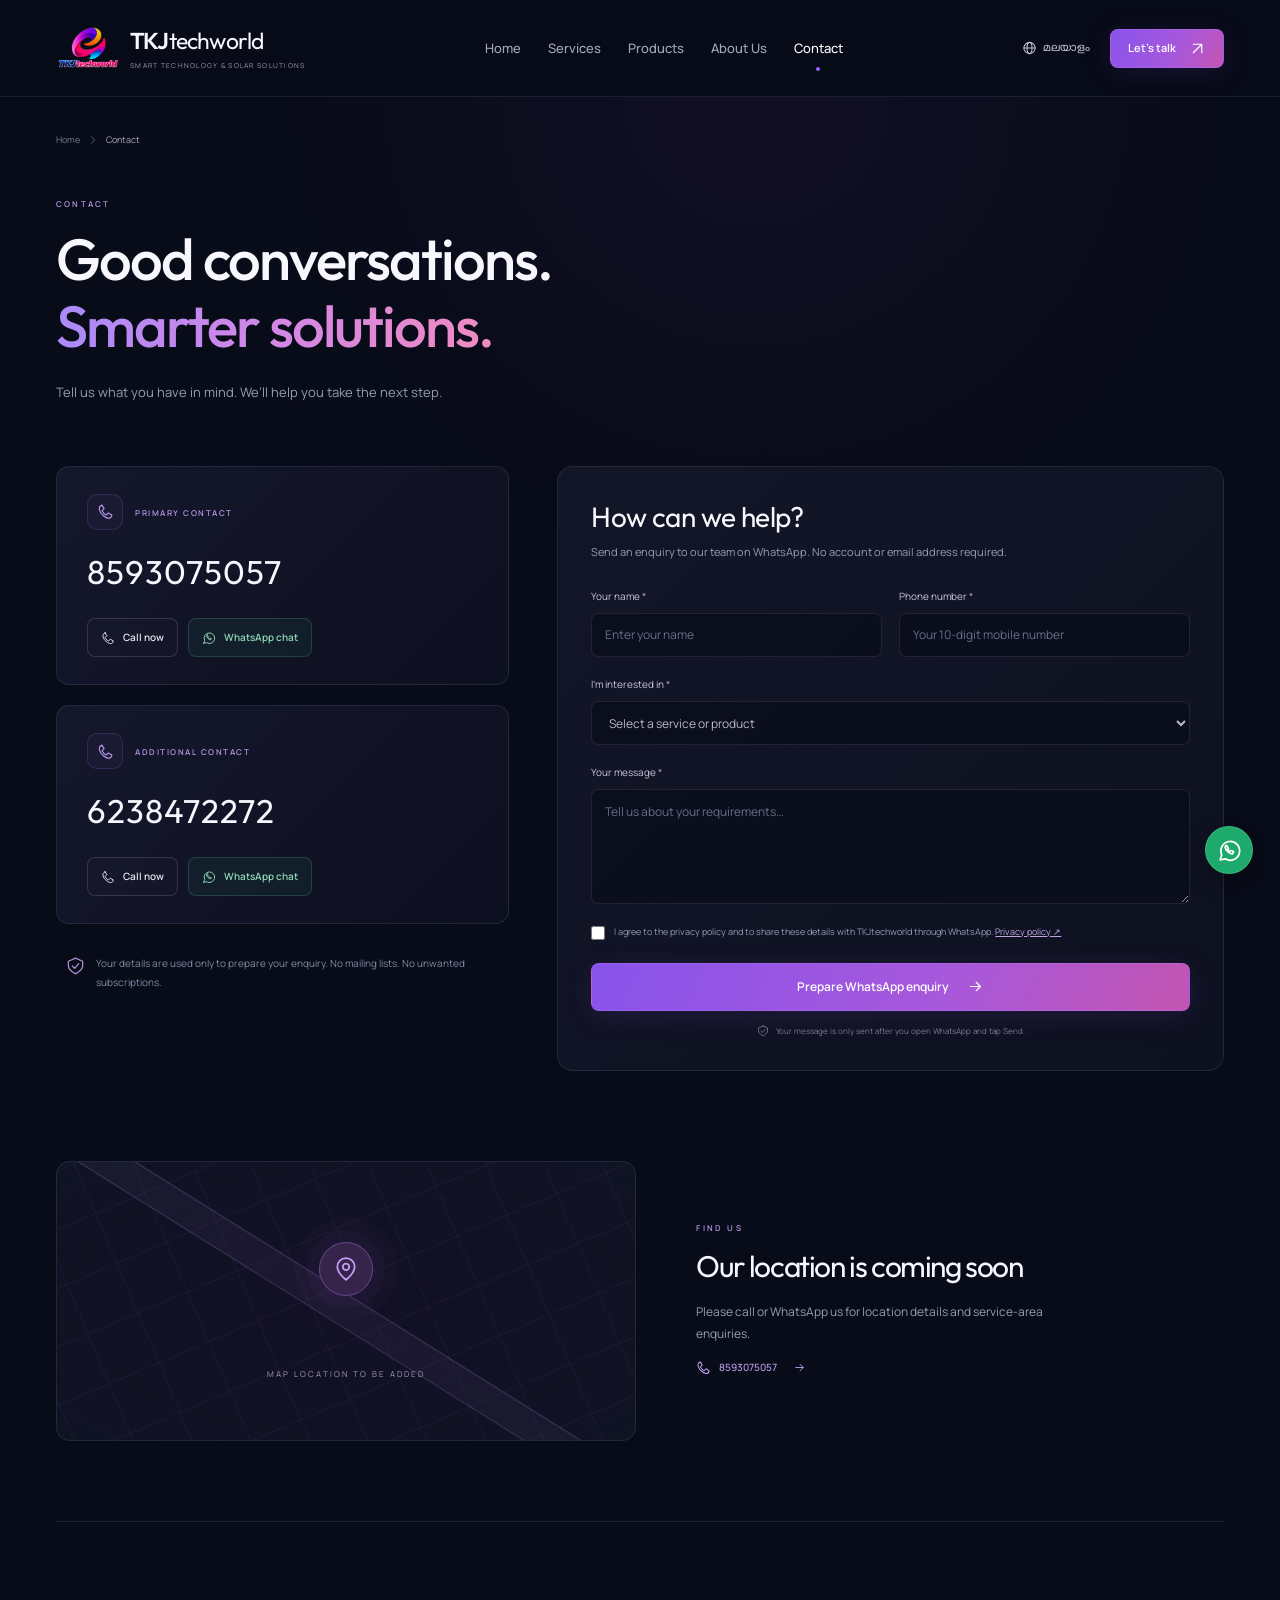
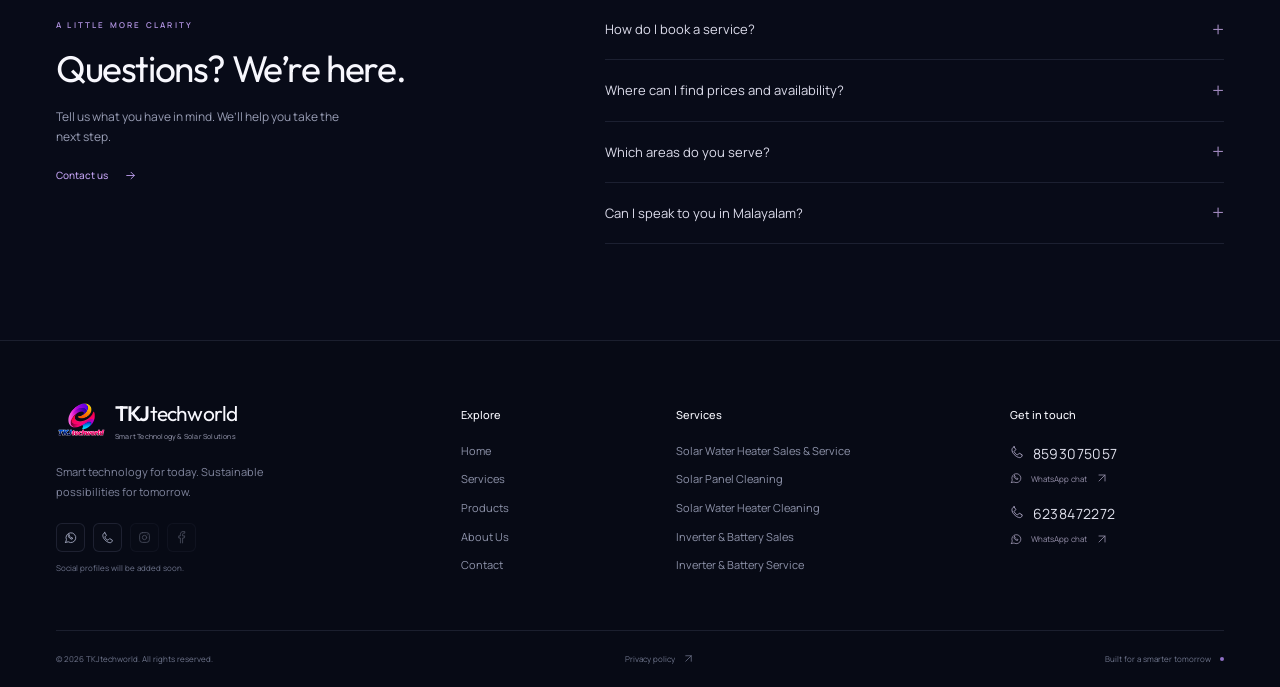
<file: index.html>
<!DOCTYPE html><html lang="en"><head><meta charset="UTF-8"><meta name="viewport" content="width=device-width, initial-scale=1"><meta name="theme-color" content="#080b18"><title>Contact TKJtechworld | Call 8593075057 or 6238472272</title><meta name="description" content="Contact TKJtechworld by phone or WhatsApp at 8593075057 and 6238472272. Enquire about solar solutions, inverter and battery service and electronics."><meta name="robots" content="index,follow"><meta property="og:type" content="website"><meta property="og:site_name" content="TKJtechworld"><meta property="og:title" content="Contact TKJtechworld | Call 8593075057 or 6238472272"><meta property="og:description" content="Contact TKJtechworld by phone or WhatsApp at 8593075057 and 6238472272. Enquire about solar solutions, inverter and battery service and electronics."><link rel="icon" href="/images/tkj-original.png" type="image/png"><link rel="stylesheet" href="/styles.css"><script type="application/ld+json">{"@context":"https://schema.org","@type":"Organization","name":"TKJtechworld","description":"Smart Technology & Solar Solutions","telephone":["+918593075057","+916238472272"],"contactPoint":[{"@type":"ContactPoint","telephone":"+918593075057","contactType":"customer service","availableLanguage":["English","Malayalam"]}]}</script><script src="/app.js" defer></script></head><body><a class="skip-link" href="#main">Skip to content</a><header class="site-header"><div class="container nav-inner"><a class="brand" href="/" aria-label="TKJtechworld — Home"><img src="/images/tkj-original.png" width="1536" height="1024" alt="TKJtechworld original logo"><span class="brand-copy"><strong>TKJ<span>techworld</span></strong><small>SMART TECHNOLOGY & SOLAR SOLUTIONS</small></span></a><nav class="desktop-nav" aria-label="Main navigation"><a class="" href="/" >Home</a><a class="" href="/services" >Services</a><a class="" href="/products" >Products</a><a class="" href="/about" >About Us</a><a class="active" href="/contact" aria-current="page">Contact</a></nav><div class="nav-actions"><a class="language-switch" href="/contact?lang=ml" hreflang="ml" aria-label="മലയാളത്തിലേക്ക് മാറ്റുക"><svg class="icon " width="20" height="20" viewBox="0 0 24 24" fill="none" stroke="currentColor" stroke-width="1.65" stroke-linecap="round" stroke-linejoin="round" aria-hidden="true"><circle cx="12" cy="12" r="9"/><ellipse cx="12" cy="12" rx="4" ry="9"/><path d="M3 12h18"/></svg><span>മലയാളം</span></a><a class="button primary nav-cta" href="/contact">Let’s talk<svg class="icon " width="20" height="20" viewBox="0 0 24 24" fill="none" stroke="currentColor" stroke-width="1.65" stroke-linecap="round" stroke-linejoin="round" aria-hidden="true"><path d="M6 18 18 6M6 6h12v12"/></svg></a><button class="menu-toggle" aria-expanded="false" aria-controls="mobile-menu" aria-label="Open navigation"><svg class="icon " width="20" height="20" viewBox="0 0 24 24" fill="none" stroke="currentColor" stroke-width="1.65" stroke-linecap="round" stroke-linejoin="round" aria-hidden="true"><path d="M4 6h16M4 12h16M4 18h16"/></svg></button></div></div><nav id="mobile-menu" class="mobile-nav" aria-label="Mobile navigation" hidden><a href="/" >Home<svg class="icon " width="20" height="20" viewBox="0 0 24 24" fill="none" stroke="currentColor" stroke-width="1.65" stroke-linecap="round" stroke-linejoin="round" aria-hidden="true"><path d="M5 12h14m-6-6 6 6-6 6"/></svg></a><a href="/services" >Services<svg class="icon " width="20" height="20" viewBox="0 0 24 24" fill="none" stroke="currentColor" stroke-width="1.65" stroke-linecap="round" stroke-linejoin="round" aria-hidden="true"><path d="M5 12h14m-6-6 6 6-6 6"/></svg></a><a href="/products" >Products<svg class="icon " width="20" height="20" viewBox="0 0 24 24" fill="none" stroke="currentColor" stroke-width="1.65" stroke-linecap="round" stroke-linejoin="round" aria-hidden="true"><path d="M5 12h14m-6-6 6 6-6 6"/></svg></a><a href="/about" >About Us<svg class="icon " width="20" height="20" viewBox="0 0 24 24" fill="none" stroke="currentColor" stroke-width="1.65" stroke-linecap="round" stroke-linejoin="round" aria-hidden="true"><path d="M5 12h14m-6-6 6 6-6 6"/></svg></a><a href="/contact" aria-current="page">Contact<svg class="icon " width="20" height="20" viewBox="0 0 24 24" fill="none" stroke="currentColor" stroke-width="1.65" stroke-linecap="round" stroke-linejoin="round" aria-hidden="true"><path d="M5 12h14m-6-6 6 6-6 6"/></svg></a><a href="tel:+918593075057"><svg class="icon " width="20" height="20" viewBox="0 0 24 24" fill="none" stroke="currentColor" stroke-width="1.65" stroke-linecap="round" stroke-linejoin="round" aria-hidden="true"><path d="m7 3 3 5-3 3c2 4 3 5 6 6l3-3 5 3c-1 7-7 5-12 1S0 6 7 3Z"/></svg>8593075057</a></nav></header><main id="main"><section class="page-head container"><div class="breadcrumb"><a href="/">Home</a><svg class="icon " width="20" height="20" viewBox="0 0 24 24" fill="none" stroke="currentColor" stroke-width="1.65" stroke-linecap="round" stroke-linejoin="round" aria-hidden="true"><path d="m8 4 8 8-8 8"/></svg><span>Contact</span></div><div class="eyebrow">Contact</div><h1>Good conversations.<br><span class="gradient-text">Smarter solutions.</span></h1><p>Tell us what you have in mind. We’ll help you take the next step.</p></section><section class="container contact-grid page-content"><div class="contact-options"><article class="contact-card"><span class="feature-icon"><svg class="icon " width="20" height="20" viewBox="0 0 24 24" fill="none" stroke="currentColor" stroke-width="1.65" stroke-linecap="round" stroke-linejoin="round" aria-hidden="true"><path d="m7 3 3 5-3 3c2 4 3 5 6 6l3-3 5 3c-1 7-7 5-12 1S0 6 7 3Z"/></svg></span><span class="eyebrow">Primary contact</span><a class="contact-number" href="tel:+918593075057">8593075057</a><div class="contact-actions"><a class="button secondary" href="tel:+918593075057"><svg class="icon " width="20" height="20" viewBox="0 0 24 24" fill="none" stroke="currentColor" stroke-width="1.65" stroke-linecap="round" stroke-linejoin="round" aria-hidden="true"><path d="m7 3 3 5-3 3c2 4 3 5 6 6l3-3 5 3c-1 7-7 5-12 1S0 6 7 3Z"/></svg>Call now</a><a class="button whatsapp" href="https://wa.me/918593075057?text=Hello%20TKJtechworld%2C%20I%20would%20like%20to%20know%20more%20about%20your%20solutions." target="_blank" rel="noopener noreferrer"><svg class="icon " width="20" height="20" viewBox="0 0 24 24" fill="none" stroke="currentColor" stroke-width="1.65" stroke-linecap="round" stroke-linejoin="round" aria-hidden="true"><path d="m3 21 1.5-5A9 9 0 1 1 8 20l-5 1Z"/><path d="m9 7-1 1c-1 3 5 8 7 7l1-2-3-1-1 1-2-2 1-1-2-3Z"/></svg>WhatsApp chat</a></div></article><article class="contact-card"><span class="feature-icon"><svg class="icon " width="20" height="20" viewBox="0 0 24 24" fill="none" stroke="currentColor" stroke-width="1.65" stroke-linecap="round" stroke-linejoin="round" aria-hidden="true"><path d="m7 3 3 5-3 3c2 4 3 5 6 6l3-3 5 3c-1 7-7 5-12 1S0 6 7 3Z"/></svg></span><span class="eyebrow">Additional contact</span><a class="contact-number" href="tel:+916238472272">6238472272</a><div class="contact-actions"><a class="button secondary" href="tel:+916238472272"><svg class="icon " width="20" height="20" viewBox="0 0 24 24" fill="none" stroke="currentColor" stroke-width="1.65" stroke-linecap="round" stroke-linejoin="round" aria-hidden="true"><path d="m7 3 3 5-3 3c2 4 3 5 6 6l3-3 5 3c-1 7-7 5-12 1S0 6 7 3Z"/></svg>Call now</a><a class="button whatsapp" href="https://wa.me/916238472272?text=Hello%20TKJtechworld%2C%20I%20would%20like%20to%20know%20more%20about%20your%20solutions." target="_blank" rel="noopener noreferrer"><svg class="icon " width="20" height="20" viewBox="0 0 24 24" fill="none" stroke="currentColor" stroke-width="1.65" stroke-linecap="round" stroke-linejoin="round" aria-hidden="true"><path d="m3 21 1.5-5A9 9 0 1 1 8 20l-5 1Z"/><path d="m9 7-1 1c-1 3 5 8 7 7l1-2-3-1-1 1-2-2 1-1-2-3Z"/></svg>WhatsApp chat</a></div></article><div class="contact-assurance"><svg class="icon " width="20" height="20" viewBox="0 0 24 24" fill="none" stroke="currentColor" stroke-width="1.65" stroke-linecap="round" stroke-linejoin="round" aria-hidden="true"><path d="m12 2 9 4v6c0 5-9 10-9 10S3 17 3 12V6l9-4Z"/><path d="m8 12 3 3 5-6"/></svg><p>Your details are used only to prepare your enquiry. No mailing lists. No unwanted subscriptions.</p></div></div><div class="form-panel"><h2>How can we help?</h2><p>Send an enquiry to our team on WhatsApp. No account or email address required.</p><form id="contact-form" action="#" method="post"><input type="hidden" name="lang" value="en"><div class="form-row"><div class="field"><label for="name">Your name <span>*</span></label><input id="name" name="name" placeholder="Enter your name" required minlength="2" maxlength="80" autocomplete="name"></div><div class="field"><label for="phone">Phone number <span>*</span></label><input id="phone" name="phone" type="tel" inputmode="tel" placeholder="Your 10-digit mobile number" required pattern="(?:\+91 ?)?[6-9][0-9]{9}" maxlength="15" autocomplete="tel" title="Enter a valid 10-digit Indian mobile number, optionally with +91"></div></div><div class="field"><label for="interest">I’m interested in <span>*</span></label><select id="interest" name="interest" required><option value="">Select a service or product</option><option value="Solar Water Heater Sales & Service">Solar Water Heater Sales & Service</option><option value="Solar Panel Cleaning">Solar Panel Cleaning</option><option value="Solar Water Heater Cleaning">Solar Water Heater Cleaning</option><option value="Inverter & Battery Sales">Inverter & Battery Sales</option><option value="Inverter & Battery Service">Inverter & Battery Service</option><option value="Spare Parts">Spare Parts</option><option value="Electronics & Technical Services">Electronics & Technical Services</option><option value="Product: Solar Water Heaters">Solar Water Heaters (Product)</option><option value="Product: Solar Panels">Solar Panels (Product)</option><option value="Product: Inverters">Inverters (Product)</option><option value="Product: Batteries">Batteries (Product)</option><option value="Product: Electronic Accessories">Electronic Accessories (Product)</option><option value="Product: Spare Parts">Spare Parts (Product)</option><option value="General enquiry">General enquiry</option></select></div><div class="field"><label for="message">Your message <span>*</span></label><textarea id="message" name="message" rows="4" placeholder="Tell us about your requirements…" required minlength="10" maxlength="2000"></textarea></div><div class="honeypot" aria-hidden="true"><label>Website<input name="website" tabindex="-1" autocomplete="off"></label></div><label class="consent"><input type="checkbox" name="consent" required><span>I agree to the privacy policy and to share these details with TKJtechworld through WhatsApp. <a href="/privacy">Privacy policy ↗</a></span></label><button type="submit" class="button primary full-width">Prepare WhatsApp enquiry<svg class="icon " width="20" height="20" viewBox="0 0 24 24" fill="none" stroke="currentColor" stroke-width="1.65" stroke-linecap="round" stroke-linejoin="round" aria-hidden="true"><path d="M5 12h14m-6-6 6 6-6 6"/></svg></button><p class="form-note"><svg class="icon " width="20" height="20" viewBox="0 0 24 24" fill="none" stroke="currentColor" stroke-width="1.65" stroke-linecap="round" stroke-linejoin="round" aria-hidden="true"><path d="m12 2 9 4v6c0 5-9 10-9 10S3 17 3 12V6l9-4Z"/><path d="m8 12 3 3 5-6"/></svg>Your message is only sent after you open WhatsApp and tap Send.</p><div id="form-result" role="status" aria-live="polite"></div></form></div></section><section class="container location-section"><div class="location-map"><div class="map-grid"></div><span class="map-pin"><svg class="icon " width="20" height="20" viewBox="0 0 24 24" fill="none" stroke="currentColor" stroke-width="1.65" stroke-linecap="round" stroke-linejoin="round" aria-hidden="true"><path d="M20 10c0 6-8 12-8 12S4 16 4 10a8 8 0 1 1 16 0Z"/><circle cx="12" cy="10" r="3"/></svg></span><span class="map-caption">MAP LOCATION TO BE ADDED</span></div><div class="location-copy"><div class="eyebrow">Find us</div><h2>Our location is coming soon</h2><p>Please call or WhatsApp us for location details and service-area enquiries.</p><a class="text-link" href="tel:+918593075057"><svg class="icon " width="20" height="20" viewBox="0 0 24 24" fill="none" stroke="currentColor" stroke-width="1.65" stroke-linecap="round" stroke-linejoin="round" aria-hidden="true"><path d="m7 3 3 5-3 3c2 4 3 5 6 6l3-3 5 3c-1 7-7 5-12 1S0 6 7 3Z"/></svg>8593075057<svg class="icon " width="20" height="20" viewBox="0 0 24 24" fill="none" stroke="currentColor" stroke-width="1.65" stroke-linecap="round" stroke-linejoin="round" aria-hidden="true"><path d="M5 12h14m-6-6 6 6-6 6"/></svg></a></div></section><section class="section container faq-section"><div><div class="eyebrow">A LITTLE MORE CLARITY</div><h2>Questions? We’re here.</h2><p>Tell us what you have in mind. We’ll help you take the next step.</p><a href="/contact" class="text-link">Contact us<svg class="icon " width="20" height="20" viewBox="0 0 24 24" fill="none" stroke="currentColor" stroke-width="1.65" stroke-linecap="round" stroke-linejoin="round" aria-hidden="true"><path d="M5 12h14m-6-6 6 6-6 6"/></svg></a></div><div class="faq-list"><details><summary>How do I book a service?<span>+</span></summary><p>Call or WhatsApp either number, or use our contact form to prepare a WhatsApp enquiry. Tell us the service you need and your location so we can discuss the next steps.</p></details><details><summary>Where can I find prices and availability?<span>+</span></summary><p>Enquire about a product directly on WhatsApp. We’ll discuss suitable models, specifications, current pricing and availability with you before any purchase.</p></details><details><summary>Which areas do you serve?<span>+</span></summary><p>Please share your location by phone or WhatsApp. We’ll confirm whether we can support your area and discuss any site visit requirements.</p></details><details><summary>Can I speak to you in Malayalam?<span>+</span></summary><p>Yes. You can contact us in Malayalam or English. Use the language switcher at the top of this website to browse in your preferred language.</p></details></div></section></main><footer><div class="container footer-grid"><div class="footer-brand"><a class="brand" href="/"><img src="/images/tkj-original.png" width="1536" height="1024" alt="TKJtechworld original logo"><span class="brand-copy"><strong>TKJ<span>techworld</span></strong><small>Smart Technology & Solar Solutions</small></span></a><p>Smart technology for today. Sustainable possibilities for tomorrow.</p><div class="social-icons"><a href="https://wa.me/918593075057?text=Hello%20TKJtechworld%2C%20I%20would%20like%20to%20know%20more%20about%20your%20solutions." target="_blank" rel="noopener noreferrer" aria-label="WhatsApp TKJtechworld"><svg class="icon " width="20" height="20" viewBox="0 0 24 24" fill="none" stroke="currentColor" stroke-width="1.65" stroke-linecap="round" stroke-linejoin="round" aria-hidden="true"><path d="m3 21 1.5-5A9 9 0 1 1 8 20l-5 1Z"/><path d="m9 7-1 1c-1 3 5 8 7 7l1-2-3-1-1 1-2-2 1-1-2-3Z"/></svg></a><a href="tel:+918593075057" aria-label="Call TKJtechworld"><svg class="icon " width="20" height="20" viewBox="0 0 24 24" fill="none" stroke="currentColor" stroke-width="1.65" stroke-linecap="round" stroke-linejoin="round" aria-hidden="true"><path d="m7 3 3 5-3 3c2 4 3 5 6 6l3-3 5 3c-1 7-7 5-12 1S0 6 7 3Z"/></svg></a><span title="Social profiles will be added soon." aria-label="instagram — Social profiles will be added soon."><svg class="icon " width="20" height="20" viewBox="0 0 24 24" fill="none" stroke="currentColor" stroke-width="1.65" stroke-linecap="round" stroke-linejoin="round" aria-hidden="true"><rect x="3" y="3" width="18" height="18" rx="5"/><circle cx="12" cy="12" r="4"/><path d="M17 7h.01"/></svg></span><span title="Social profiles will be added soon." aria-label="facebook — Social profiles will be added soon."><svg class="icon " width="20" height="20" viewBox="0 0 24 24" fill="none" stroke="currentColor" stroke-width="1.65" stroke-linecap="round" stroke-linejoin="round" aria-hidden="true"><path d="M14 22V13h3l1-4h-4V6c0-1 1-2 2-2h2V1h-3c-3 0-5 2-5 5v3H7v4h3v9"/></svg></span></div><small class="social-note">Social profiles will be added soon.</small></div><div><h3>Explore</h3><a href="/">Home</a><a href="/services">Services</a><a href="/products">Products</a><a href="/about">About Us</a><a href="/contact">Contact</a></div><div class="footer-service"><h3>Services</h3><a href="/services/solar-water-heaters">Solar Water Heater Sales & Service</a><a href="/services/solar-panel-cleaning">Solar Panel Cleaning</a><a href="/services/water-heater-cleaning">Solar Water Heater Cleaning</a><a href="/services/inverter-battery-sales">Inverter & Battery Sales</a><a href="/services/inverter-battery-service">Inverter & Battery Service</a></div><div class="footer-contact"><h3>Get in touch</h3><a class="footer-phone" href="tel:+918593075057"><svg class="icon " width="20" height="20" viewBox="0 0 24 24" fill="none" stroke="currentColor" stroke-width="1.65" stroke-linecap="round" stroke-linejoin="round" aria-hidden="true"><path d="m7 3 3 5-3 3c2 4 3 5 6 6l3-3 5 3c-1 7-7 5-12 1S0 6 7 3Z"/></svg>8593075057</a><a class="footer-wa" href="https://wa.me/918593075057?text=Hello%20TKJtechworld%2C%20I%20would%20like%20to%20know%20more%20about%20your%20solutions." target="_blank" rel="noopener noreferrer"><svg class="icon " width="20" height="20" viewBox="0 0 24 24" fill="none" stroke="currentColor" stroke-width="1.65" stroke-linecap="round" stroke-linejoin="round" aria-hidden="true"><path d="m3 21 1.5-5A9 9 0 1 1 8 20l-5 1Z"/><path d="m9 7-1 1c-1 3 5 8 7 7l1-2-3-1-1 1-2-2 1-1-2-3Z"/></svg>WhatsApp chat<svg class="icon " width="20" height="20" viewBox="0 0 24 24" fill="none" stroke="currentColor" stroke-width="1.65" stroke-linecap="round" stroke-linejoin="round" aria-hidden="true"><path d="M6 18 18 6M6 6h12v12"/></svg></a><a class="footer-phone" href="tel:+916238472272"><svg class="icon " width="20" height="20" viewBox="0 0 24 24" fill="none" stroke="currentColor" stroke-width="1.65" stroke-linecap="round" stroke-linejoin="round" aria-hidden="true"><path d="m7 3 3 5-3 3c2 4 3 5 6 6l3-3 5 3c-1 7-7 5-12 1S0 6 7 3Z"/></svg>6238472272</a><a class="footer-wa" href="https://wa.me/916238472272?text=Hello%20TKJtechworld%2C%20I%20would%20like%20to%20know%20more%20about%20your%20solutions." target="_blank" rel="noopener noreferrer"><svg class="icon " width="20" height="20" viewBox="0 0 24 24" fill="none" stroke="currentColor" stroke-width="1.65" stroke-linecap="round" stroke-linejoin="round" aria-hidden="true"><path d="m3 21 1.5-5A9 9 0 1 1 8 20l-5 1Z"/><path d="m9 7-1 1c-1 3 5 8 7 7l1-2-3-1-1 1-2-2 1-1-2-3Z"/></svg>WhatsApp chat<svg class="icon " width="20" height="20" viewBox="0 0 24 24" fill="none" stroke="currentColor" stroke-width="1.65" stroke-linecap="round" stroke-linejoin="round" aria-hidden="true"><path d="M6 18 18 6M6 6h12v12"/></svg></a></div></div><div class="container footer-bottom"><span>© 2026 TKJtechworld. All rights reserved.</span><a href="/privacy">Privacy policy<svg class="icon " width="20" height="20" viewBox="0 0 24 24" fill="none" stroke="currentColor" stroke-width="1.65" stroke-linecap="round" stroke-linejoin="round" aria-hidden="true"><path d="M6 18 18 6M6 6h12v12"/></svg></a><span class="footer-dot">Built for a smarter tomorrow <i></i></span></div></footer><a class="floating-whatsapp" href="https://wa.me/918593075057?text=Hello%20TKJtechworld%2C%20I%20would%20like%20to%20know%20more%20about%20your%20solutions." target="_blank" rel="noopener noreferrer" aria-label="WhatsApp chat"><svg class="icon " width="20" height="20" viewBox="0 0 24 24" fill="none" stroke="currentColor" stroke-width="1.65" stroke-linecap="round" stroke-linejoin="round" aria-hidden="true"><path d="m3 21 1.5-5A9 9 0 1 1 8 20l-5 1Z"/><path d="m9 7-1 1c-1 3 5 8 7 7l1-2-3-1-1 1-2-2 1-1-2-3Z"/></svg></a></body></html>
</file>
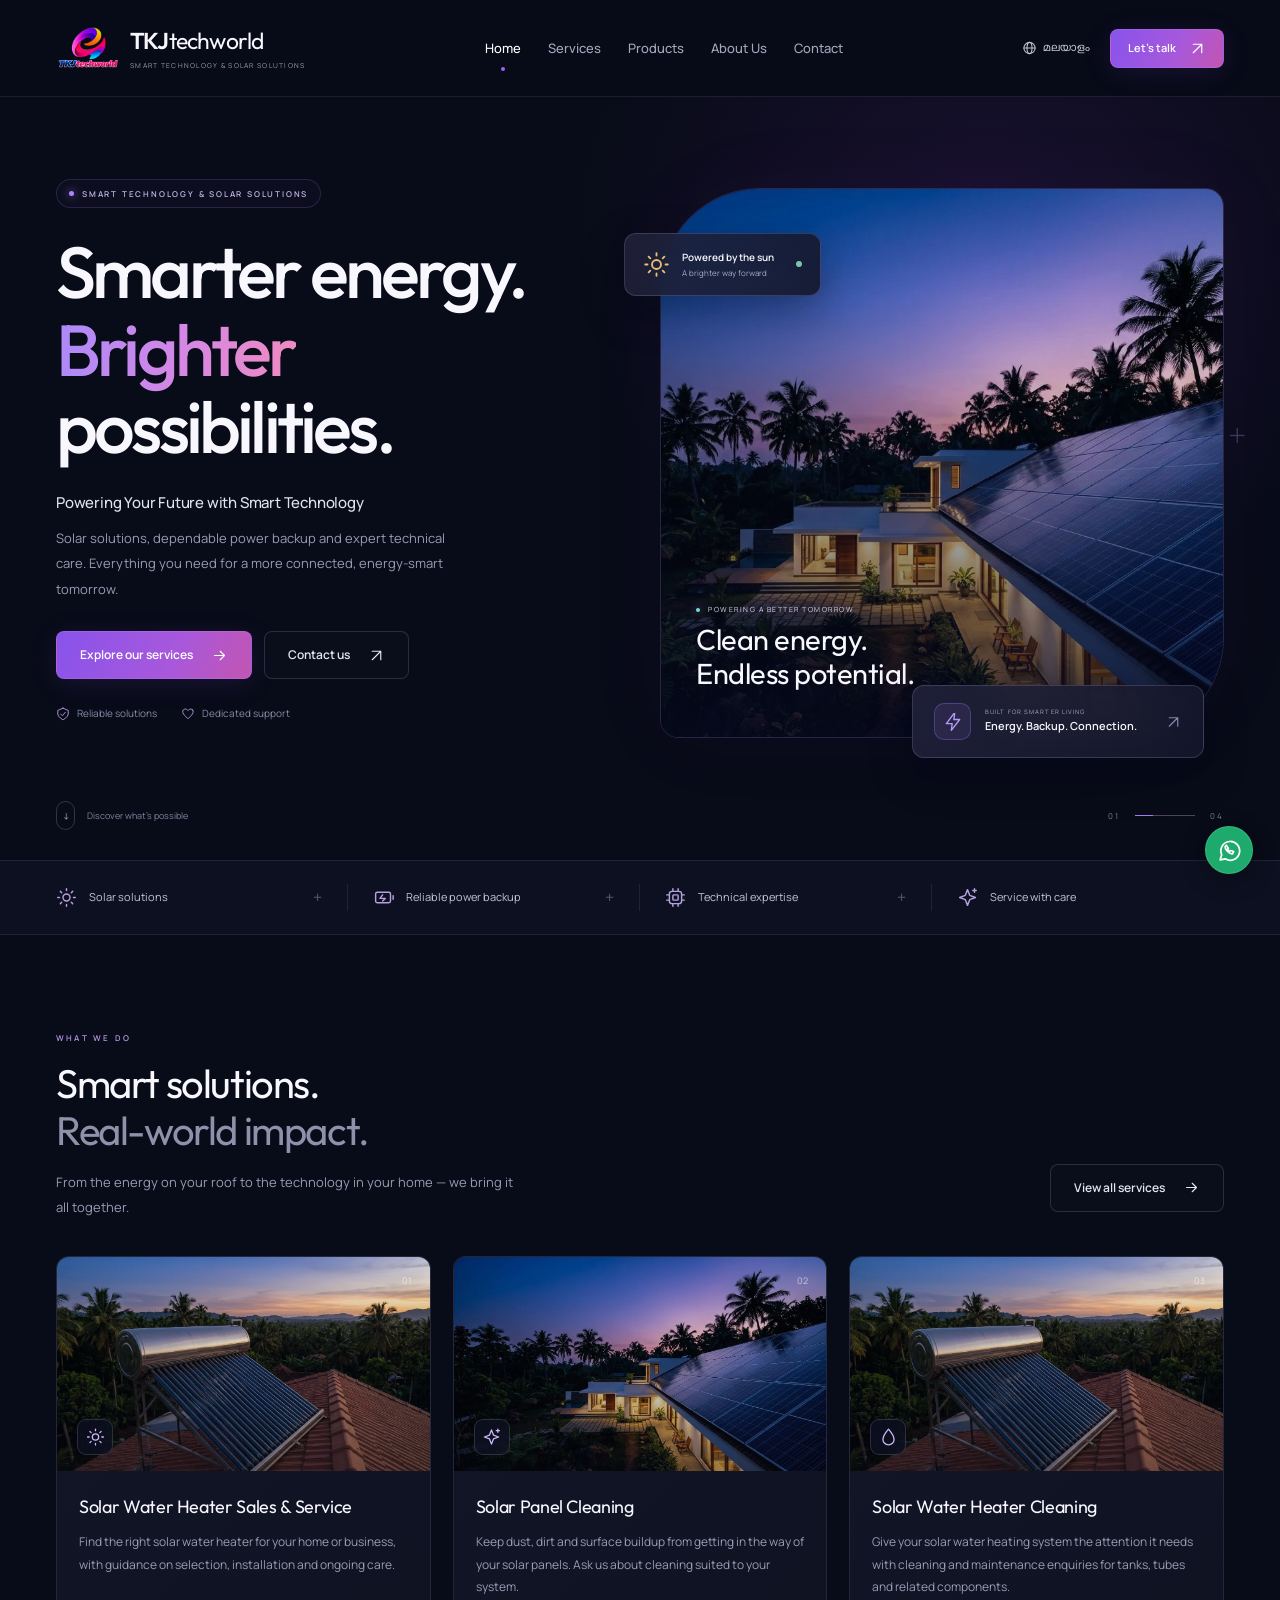
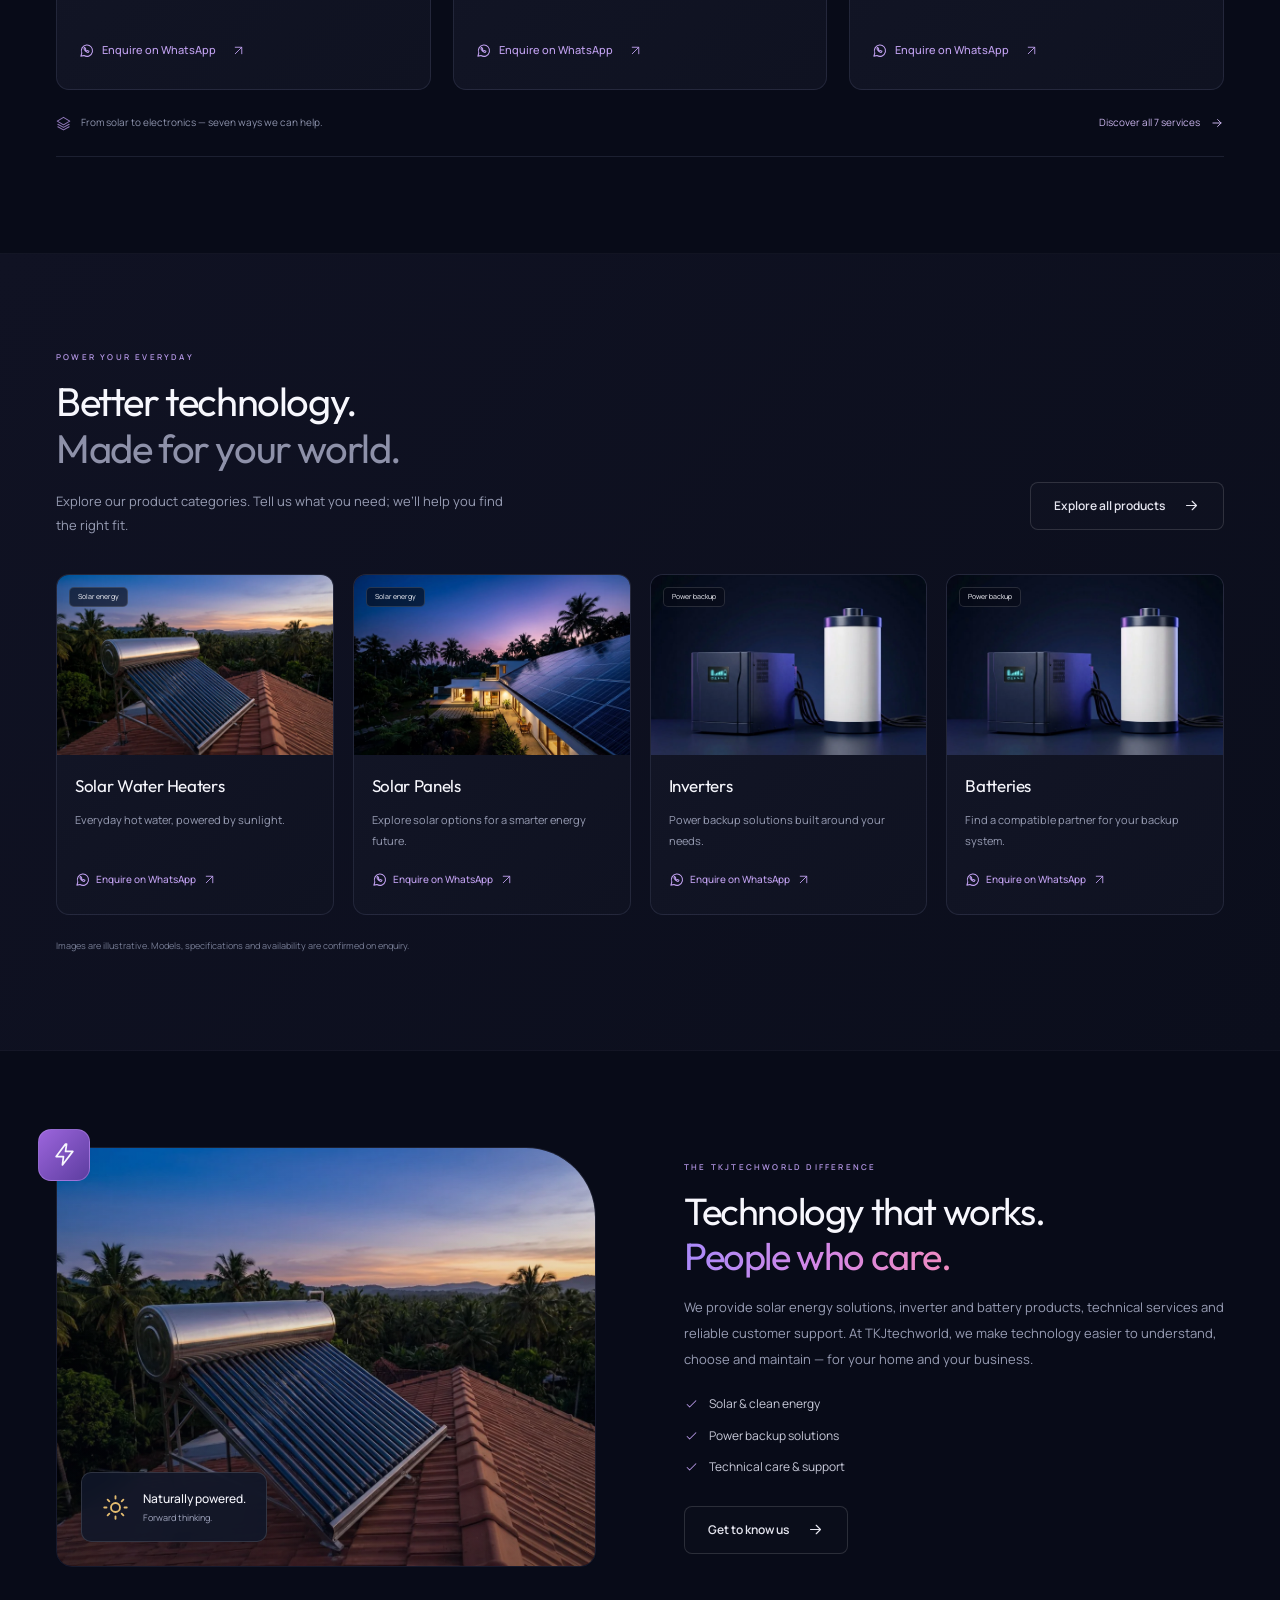
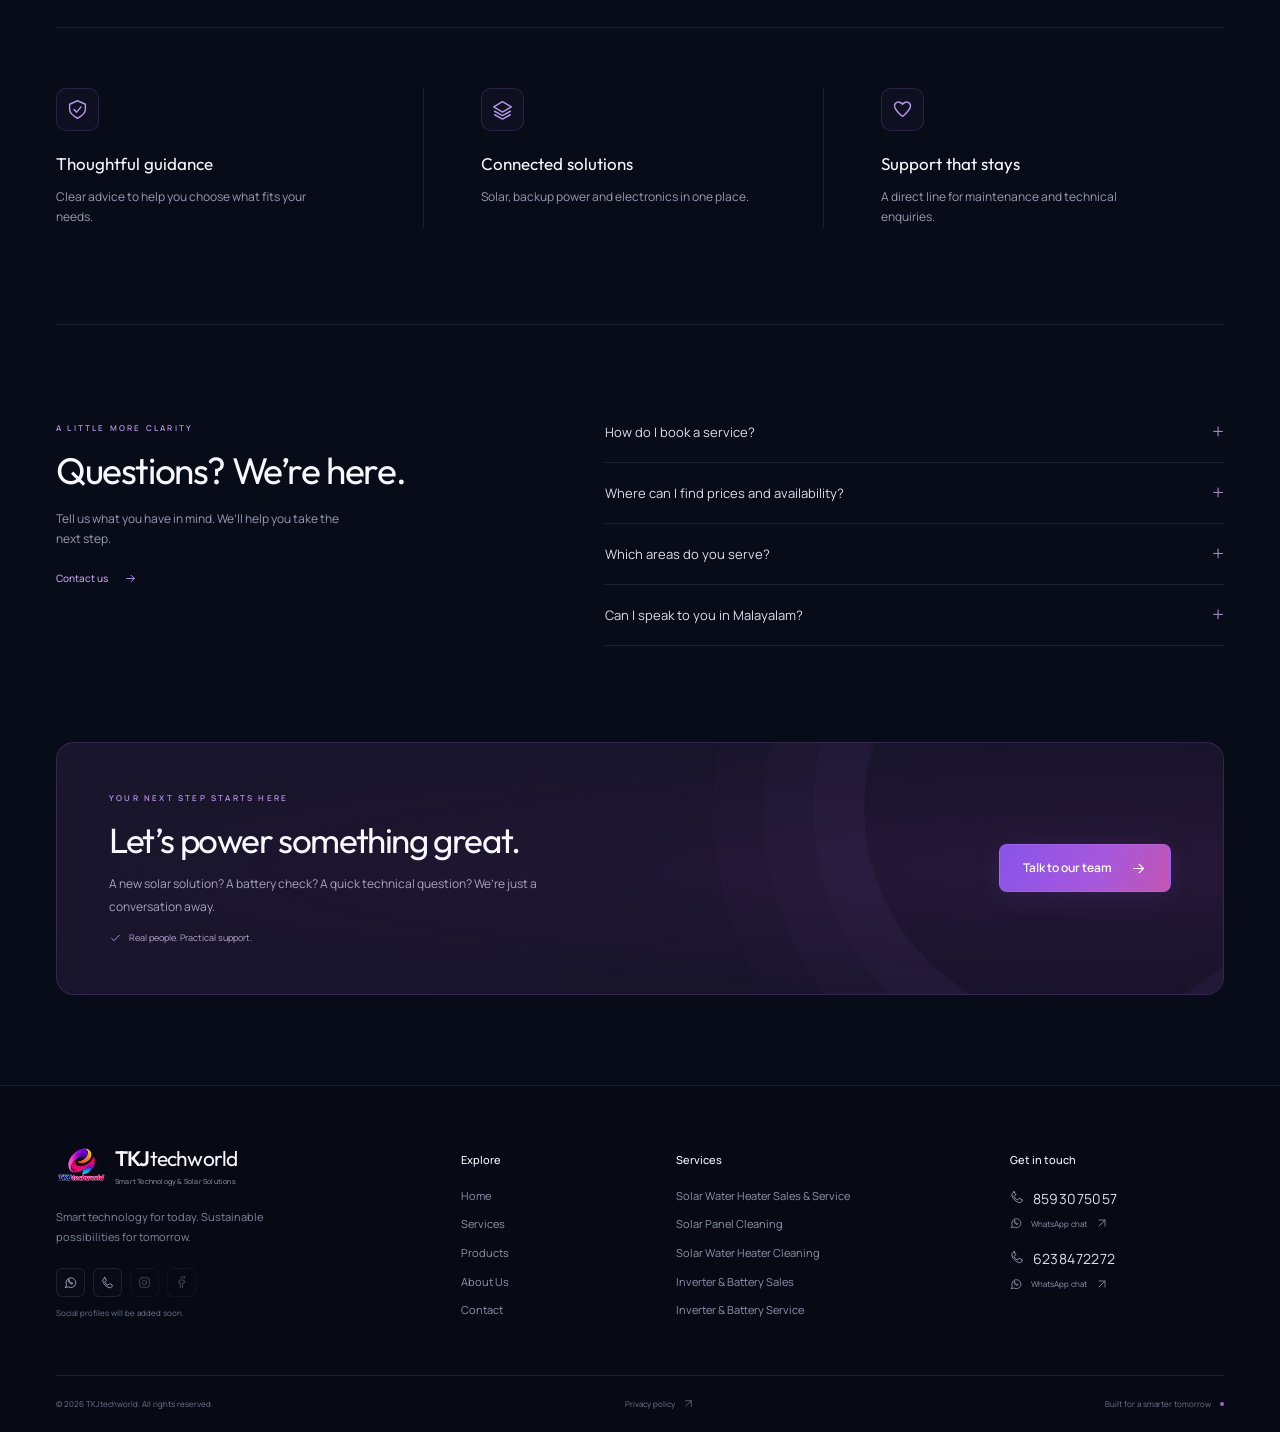
<file: about/index.html>
<!DOCTYPE html><html lang="en"><head><meta charset="UTF-8"><meta name="viewport" content="width=device-width, initial-scale=1"><meta name="theme-color" content="#080b18"><title>TKJtechworld | Smart Technology &amp; Solar Solutions</title><meta name="description" content="Explore solar water heaters, solar panel cleaning, inverters, batteries and technical services at TKJtechworld. Call 8593075057 or 6238472272."><meta name="robots" content="index,follow"><meta property="og:type" content="website"><meta property="og:site_name" content="TKJtechworld"><meta property="og:title" content="TKJtechworld | Smart Technology &amp; Solar Solutions"><meta property="og:description" content="Explore solar water heaters, solar panel cleaning, inverters, batteries and technical services at TKJtechworld. Call 8593075057 or 6238472272."><link rel="icon" href="/images/tkj-original.png" type="image/png"><link rel="stylesheet" href="/styles.css"><script type="application/ld+json">{"@context":"https://schema.org","@type":"Organization","name":"TKJtechworld","description":"Smart Technology & Solar Solutions","telephone":["+918593075057","+916238472272"],"contactPoint":[{"@type":"ContactPoint","telephone":"+918593075057","contactType":"customer service","availableLanguage":["English","Malayalam"]}]}</script><script src="/app.js" defer></script></head><body><a class="skip-link" href="#main">Skip to content</a><header class="site-header"><div class="container nav-inner"><a class="brand" href="/" aria-label="TKJtechworld — Home"><img src="/images/tkj-original.png" width="1536" height="1024" alt="TKJtechworld original logo"><span class="brand-copy"><strong>TKJ<span>techworld</span></strong><small>SMART TECHNOLOGY & SOLAR SOLUTIONS</small></span></a><nav class="desktop-nav" aria-label="Main navigation"><a class="active" href="/" aria-current="page">Home</a><a class="" href="/services" >Services</a><a class="" href="/products" >Products</a><a class="" href="/about" >About Us</a><a class="" href="/contact" >Contact</a></nav><div class="nav-actions"><a class="language-switch" href="/ml/" hreflang="ml" aria-label="മലയാളത്തിലേക്ക് മാറ്റുക"><svg class="icon " width="20" height="20" viewBox="0 0 24 24" fill="none" stroke="currentColor" stroke-width="1.65" stroke-linecap="round" stroke-linejoin="round" aria-hidden="true"><circle cx="12" cy="12" r="9"/><ellipse cx="12" cy="12" rx="4" ry="9"/><path d="M3 12h18"/></svg><span>മലയാളം</span></a><a class="button primary nav-cta" href="/contact">Let’s talk<svg class="icon " width="20" height="20" viewBox="0 0 24 24" fill="none" stroke="currentColor" stroke-width="1.65" stroke-linecap="round" stroke-linejoin="round" aria-hidden="true"><path d="M6 18 18 6M6 6h12v12"/></svg></a><button class="menu-toggle" aria-expanded="false" aria-controls="mobile-menu" aria-label="Open navigation"><svg class="icon " width="20" height="20" viewBox="0 0 24 24" fill="none" stroke="currentColor" stroke-width="1.65" stroke-linecap="round" stroke-linejoin="round" aria-hidden="true"><path d="M4 6h16M4 12h16M4 18h16"/></svg></button></div></div><nav id="mobile-menu" class="mobile-nav" aria-label="Mobile navigation" hidden><a href="/" aria-current="page">Home<svg class="icon " width="20" height="20" viewBox="0 0 24 24" fill="none" stroke="currentColor" stroke-width="1.65" stroke-linecap="round" stroke-linejoin="round" aria-hidden="true"><path d="M5 12h14m-6-6 6 6-6 6"/></svg></a><a href="/services" >Services<svg class="icon " width="20" height="20" viewBox="0 0 24 24" fill="none" stroke="currentColor" stroke-width="1.65" stroke-linecap="round" stroke-linejoin="round" aria-hidden="true"><path d="M5 12h14m-6-6 6 6-6 6"/></svg></a><a href="/products" >Products<svg class="icon " width="20" height="20" viewBox="0 0 24 24" fill="none" stroke="currentColor" stroke-width="1.65" stroke-linecap="round" stroke-linejoin="round" aria-hidden="true"><path d="M5 12h14m-6-6 6 6-6 6"/></svg></a><a href="/about" >About Us<svg class="icon " width="20" height="20" viewBox="0 0 24 24" fill="none" stroke="currentColor" stroke-width="1.65" stroke-linecap="round" stroke-linejoin="round" aria-hidden="true"><path d="M5 12h14m-6-6 6 6-6 6"/></svg></a><a href="/contact" >Contact<svg class="icon " width="20" height="20" viewBox="0 0 24 24" fill="none" stroke="currentColor" stroke-width="1.65" stroke-linecap="round" stroke-linejoin="round" aria-hidden="true"><path d="M5 12h14m-6-6 6 6-6 6"/></svg></a><a href="tel:+918593075057"><svg class="icon " width="20" height="20" viewBox="0 0 24 24" fill="none" stroke="currentColor" stroke-width="1.65" stroke-linecap="round" stroke-linejoin="round" aria-hidden="true"><path d="m7 3 3 5-3 3c2 4 3 5 6 6l3-3 5 3c-1 7-7 5-12 1S0 6 7 3Z"/></svg>8593075057</a></nav></header><main id="main"><section class="hero"><div class="hero-aura"></div><div class="container hero-grid"><div class="hero-copy"><div class="hero-pill"><span></span>SMART TECHNOLOGY & SOLAR SOLUTIONS</div><h1>Smarter energy.<br><span class="gradient-text">Brighter</span><br>possibilities.</h1><p class="hero-subtitle">Powering Your Future with Smart Technology</p><p class="hero-desc">Solar solutions, dependable power backup and expert technical care. Everything you need for a more connected, energy-smart tomorrow.</p><div class="hero-actions"><a class="button primary" href="/services">Explore our services<svg class="icon " width="20" height="20" viewBox="0 0 24 24" fill="none" stroke="currentColor" stroke-width="1.65" stroke-linecap="round" stroke-linejoin="round" aria-hidden="true"><path d="M5 12h14m-6-6 6 6-6 6"/></svg></a><a class="button secondary" href="/contact">Contact us<svg class="icon " width="20" height="20" viewBox="0 0 24 24" fill="none" stroke="currentColor" stroke-width="1.65" stroke-linecap="round" stroke-linejoin="round" aria-hidden="true"><path d="M6 18 18 6M6 6h12v12"/></svg></a></div><div class="hero-trust"><span><svg class="icon " width="20" height="20" viewBox="0 0 24 24" fill="none" stroke="currentColor" stroke-width="1.65" stroke-linecap="round" stroke-linejoin="round" aria-hidden="true"><path d="m12 2 9 4v6c0 5-9 10-9 10S3 17 3 12V6l9-4Z"/><path d="m8 12 3 3 5-6"/></svg>Reliable solutions</span><span><svg class="icon " width="20" height="20" viewBox="0 0 24 24" fill="none" stroke="currentColor" stroke-width="1.65" stroke-linecap="round" stroke-linejoin="round" aria-hidden="true"><path d="M20 5c-4-4-8 1-8 1S8 1 4 5c-5 5 8 15 8 15S25 10 20 5Z"/></svg>Dedicated support</span></div></div><div class="hero-art"><div class="hero-photo-frame"><img class="hero-photo" src="/images/solar-hero.webp" alt="Modern solar-powered home surrounded by tropical greenery" width="960" height="640" fetchpriority="high" decoding="async"><div class="hero-photo-overlay"></div><div class="image-label"><span class="live-dot"></span>POWERING A BETTER TOMORROW</div><div class="hero-image-caption">Clean energy.<br>Endless potential.</div></div><div class="floating-card float-top"><svg class="icon " width="20" height="20" viewBox="0 0 24 24" fill="none" stroke="currentColor" stroke-width="1.65" stroke-linecap="round" stroke-linejoin="round" aria-hidden="true"><circle cx="12" cy="12" r="4"/><path d="M12 2v2m0 16v2M2 12h2m16 0h2M5 5l1.5 1.5m11 11L19 19M5 19l1.5-1.5m11-11L19 5"/></svg><div><strong>Powered by the sun</strong><span>A brighter way forward</span></div><span class="status-dot"></span></div><div class="floating-card float-bottom"><span class="float-icon"><svg class="icon " width="20" height="20" viewBox="0 0 24 24" fill="none" stroke="currentColor" stroke-width="1.65" stroke-linecap="round" stroke-linejoin="round" aria-hidden="true"><path d="m13 2-9 12h7l-1 8 10-13h-7l1-7Z"/></svg></span><div><span>BUILT FOR SMARTER LIVING</span><strong>Energy. Backup. Connection.</strong></div><svg class="icon " width="20" height="20" viewBox="0 0 24 24" fill="none" stroke="currentColor" stroke-width="1.65" stroke-linecap="round" stroke-linejoin="round" aria-hidden="true"><path d="M6 18 18 6M6 6h12v12"/></svg></div><div class="art-cross">+</div></div></div><div class="container hero-bottom"><a href="#solutions"><span class="scroll-indicator">↓</span>Discover what’s possible</a><span>01 <i></i> 04</span></div></section><div class="solution-strip" id="solutions"><div class="container strip-inner"><div><svg class="icon " width="20" height="20" viewBox="0 0 24 24" fill="none" stroke="currentColor" stroke-width="1.65" stroke-linecap="round" stroke-linejoin="round" aria-hidden="true"><circle cx="12" cy="12" r="4"/><path d="M12 2v2m0 16v2M2 12h2m16 0h2M5 5l1.5 1.5m11 11L19 19M5 19l1.5-1.5m11-11L19 5"/></svg><span>Solar solutions</span><span class="strip-plus">+</span></div><div><svg class="icon " width="20" height="20" viewBox="0 0 24 24" fill="none" stroke="currentColor" stroke-width="1.65" stroke-linecap="round" stroke-linejoin="round" aria-hidden="true"><rect x="3" y="6" width="17" height="12" rx="2"/><path d="M23 10v4M11 9l-3 4h6l-3 3"/></svg><span>Reliable power backup</span><span class="strip-plus">+</span></div><div><svg class="icon " width="20" height="20" viewBox="0 0 24 24" fill="none" stroke="currentColor" stroke-width="1.65" stroke-linecap="round" stroke-linejoin="round" aria-hidden="true"><rect x="5" y="5" width="14" height="14" rx="3"/><rect x="9" y="9" width="6" height="6" rx="1"/><path d="M9 2v3m6-3v3M9 19v3m6-3v3M2 9h3m-3 6h3m14-6h3m-3 6h3"/></svg><span>Technical expertise</span><span class="strip-plus">+</span></div><div><svg class="icon " width="20" height="20" viewBox="0 0 24 24" fill="none" stroke="currentColor" stroke-width="1.65" stroke-linecap="round" stroke-linejoin="round" aria-hidden="true"><path d="m12 3 2.5 6.5L21 12l-6.5 2.5L12 21l-2.5-6.5L3 12l6.5-2.5L12 3ZM20 2v4m-2-2h4"/></svg><span>Service with care</span><span class="strip-plus">+</span></div></div></div><section class="section container"><div class="section-heading"><div><div class="eyebrow">WHAT WE DO</div><h2>Smart solutions.<br><span class="muted-heading">Real-world impact.</span></h2><p>From the energy on your roof to the technology in your home — we bring it all together.</p></div><a class="button secondary" href="/services">View all services<svg class="icon " width="20" height="20" viewBox="0 0 24 24" fill="none" stroke="currentColor" stroke-width="1.65" stroke-linecap="round" stroke-linejoin="round" aria-hidden="true"><path d="M5 12h14m-6-6 6 6-6 6"/></svg></a></div><div class="services-grid"><article class="service-card reveal"><a class="card-photo" href="/services/solar-water-heaters" aria-label="Solar Water Heater Sales &amp; Service"><img class="" src="/images/water-heater.webp" alt="Solar Water Heater Sales &amp; Service" width="960" height="640" loading="lazy" decoding="async"><span class="photo-shade"></span><span class="card-index">01</span><span class="photo-icon"><svg class="icon " width="20" height="20" viewBox="0 0 24 24" fill="none" stroke="currentColor" stroke-width="1.65" stroke-linecap="round" stroke-linejoin="round" aria-hidden="true"><circle cx="12" cy="12" r="4"/><path d="M12 2v2m0 16v2M2 12h2m16 0h2M5 5l1.5 1.5m11 11L19 19M5 19l1.5-1.5m11-11L19 5"/></svg></span></a><div class="card-body"><h3><a href="/services/solar-water-heaters">Solar Water Heater Sales & Service</a></h3><p>Find the right solar water heater for your home or business, with guidance on selection, installation and ongoing care.</p><a class="text-link" href="https://wa.me/918593075057?text=Hello%20TKJtechworld%2C%20I%E2%80%99m%20interested%20in%20Solar%20Water%20Heater%20Sales%20%26%20Service.%20Please%20share%20details." target="_blank" rel="noopener noreferrer"><svg class="icon " width="20" height="20" viewBox="0 0 24 24" fill="none" stroke="currentColor" stroke-width="1.65" stroke-linecap="round" stroke-linejoin="round" aria-hidden="true"><path d="m3 21 1.5-5A9 9 0 1 1 8 20l-5 1Z"/><path d="m9 7-1 1c-1 3 5 8 7 7l1-2-3-1-1 1-2-2 1-1-2-3Z"/></svg>Enquire on WhatsApp<svg class="icon " width="20" height="20" viewBox="0 0 24 24" fill="none" stroke="currentColor" stroke-width="1.65" stroke-linecap="round" stroke-linejoin="round" aria-hidden="true"><path d="M6 18 18 6M6 6h12v12"/></svg></a></div></article><article class="service-card reveal"><a class="card-photo" href="/services/solar-panel-cleaning" aria-label="Solar Panel Cleaning"><img class="" src="/images/solar-hero.webp" alt="Solar Panel Cleaning" width="960" height="640" loading="lazy" decoding="async"><span class="photo-shade"></span><span class="card-index">02</span><span class="photo-icon"><svg class="icon " width="20" height="20" viewBox="0 0 24 24" fill="none" stroke="currentColor" stroke-width="1.65" stroke-linecap="round" stroke-linejoin="round" aria-hidden="true"><path d="m12 3 2.5 6.5L21 12l-6.5 2.5L12 21l-2.5-6.5L3 12l6.5-2.5L12 3ZM20 2v4m-2-2h4"/></svg></span></a><div class="card-body"><h3><a href="/services/solar-panel-cleaning">Solar Panel Cleaning</a></h3><p>Keep dust, dirt and surface buildup from getting in the way of your solar panels. Ask us about cleaning suited to your system.</p><a class="text-link" href="https://wa.me/918593075057?text=Hello%20TKJtechworld%2C%20I%E2%80%99m%20interested%20in%20Solar%20Panel%20Cleaning.%20Please%20share%20details." target="_blank" rel="noopener noreferrer"><svg class="icon " width="20" height="20" viewBox="0 0 24 24" fill="none" stroke="currentColor" stroke-width="1.65" stroke-linecap="round" stroke-linejoin="round" aria-hidden="true"><path d="m3 21 1.5-5A9 9 0 1 1 8 20l-5 1Z"/><path d="m9 7-1 1c-1 3 5 8 7 7l1-2-3-1-1 1-2-2 1-1-2-3Z"/></svg>Enquire on WhatsApp<svg class="icon " width="20" height="20" viewBox="0 0 24 24" fill="none" stroke="currentColor" stroke-width="1.65" stroke-linecap="round" stroke-linejoin="round" aria-hidden="true"><path d="M6 18 18 6M6 6h12v12"/></svg></a></div></article><article class="service-card reveal"><a class="card-photo" href="/services/water-heater-cleaning" aria-label="Solar Water Heater Cleaning"><img class="" src="/images/water-heater.webp" alt="Solar Water Heater Cleaning" width="960" height="640" loading="lazy" decoding="async"><span class="photo-shade"></span><span class="card-index">03</span><span class="photo-icon"><svg class="icon " width="20" height="20" viewBox="0 0 24 24" fill="none" stroke="currentColor" stroke-width="1.65" stroke-linecap="round" stroke-linejoin="round" aria-hidden="true"><path d="M12 2S5 10 5 15a7 7 0 0 0 14 0c0-5-7-13-7-13Z"/></svg></span></a><div class="card-body"><h3><a href="/services/water-heater-cleaning">Solar Water Heater Cleaning</a></h3><p>Give your solar water heating system the attention it needs with cleaning and maintenance enquiries for tanks, tubes and related components.</p><a class="text-link" href="https://wa.me/918593075057?text=Hello%20TKJtechworld%2C%20I%E2%80%99m%20interested%20in%20Solar%20Water%20Heater%20Cleaning.%20Please%20share%20details." target="_blank" rel="noopener noreferrer"><svg class="icon " width="20" height="20" viewBox="0 0 24 24" fill="none" stroke="currentColor" stroke-width="1.65" stroke-linecap="round" stroke-linejoin="round" aria-hidden="true"><path d="m3 21 1.5-5A9 9 0 1 1 8 20l-5 1Z"/><path d="m9 7-1 1c-1 3 5 8 7 7l1-2-3-1-1 1-2-2 1-1-2-3Z"/></svg>Enquire on WhatsApp<svg class="icon " width="20" height="20" viewBox="0 0 24 24" fill="none" stroke="currentColor" stroke-width="1.65" stroke-linecap="round" stroke-linejoin="round" aria-hidden="true"><path d="M6 18 18 6M6 6h12v12"/></svg></a></div></article></div><div class="service-bottom"><span><svg class="icon " width="20" height="20" viewBox="0 0 24 24" fill="none" stroke="currentColor" stroke-width="1.65" stroke-linecap="round" stroke-linejoin="round" aria-hidden="true"><path d="m12 3 10 6-10 6L2 9l10-6Zm-9 11 9 5 9-5M3 18l9 5 9-5"/></svg>From solar to electronics — seven ways we can help.</span><a href="/services">Discover all 7 services<svg class="icon " width="20" height="20" viewBox="0 0 24 24" fill="none" stroke="currentColor" stroke-width="1.65" stroke-linecap="round" stroke-linejoin="round" aria-hidden="true"><path d="M5 12h14m-6-6 6 6-6 6"/></svg></a></div></section><section class="product-section section"><div class="container"><div class="section-heading"><div><div class="eyebrow">POWER YOUR EVERYDAY</div><h2>Better technology.<br><span class="muted-heading">Made for your world.</span></h2><p>Explore our product categories. Tell us what you need; we’ll help you find the right fit.</p></div><a class="button secondary" href="/products">Explore all products<svg class="icon " width="20" height="20" viewBox="0 0 24 24" fill="none" stroke="currentColor" stroke-width="1.65" stroke-linecap="round" stroke-linejoin="round" aria-hidden="true"><path d="M5 12h14m-6-6 6 6-6 6"/></svg></a></div><div class="products-grid home-products"><article class="product-card reveal" data-category="Solar energy"><div class="product-photo"><img class="" src="/images/water-heater.webp" alt="Solar Water Heaters" width="960" height="640" loading="lazy" decoding="async"><span class="product-tag">Solar energy</span></div><div class="card-body"><h3>Solar Water Heaters</h3><p>Everyday hot water, powered by sunlight.</p><a class="text-link" href="https://wa.me/918593075057?text=Hello%20TKJtechworld%2C%20please%20share%20models%2C%20specifications%20and%20availability%20for%20Solar%20Water%20Heaters." target="_blank" rel="noopener noreferrer"><svg class="icon " width="20" height="20" viewBox="0 0 24 24" fill="none" stroke="currentColor" stroke-width="1.65" stroke-linecap="round" stroke-linejoin="round" aria-hidden="true"><path d="m3 21 1.5-5A9 9 0 1 1 8 20l-5 1Z"/><path d="m9 7-1 1c-1 3 5 8 7 7l1-2-3-1-1 1-2-2 1-1-2-3Z"/></svg>Enquire on WhatsApp<svg class="icon " width="20" height="20" viewBox="0 0 24 24" fill="none" stroke="currentColor" stroke-width="1.65" stroke-linecap="round" stroke-linejoin="round" aria-hidden="true"><path d="M6 18 18 6M6 6h12v12"/></svg></a></div></article><article class="product-card reveal" data-category="Solar energy"><div class="product-photo"><img class="" src="/images/solar-hero.webp" alt="Solar Panels" width="960" height="640" loading="lazy" decoding="async"><span class="product-tag">Solar energy</span></div><div class="card-body"><h3>Solar Panels</h3><p>Explore solar options for a smarter energy future.</p><a class="text-link" href="https://wa.me/918593075057?text=Hello%20TKJtechworld%2C%20please%20share%20models%2C%20specifications%20and%20availability%20for%20Solar%20Panels." target="_blank" rel="noopener noreferrer"><svg class="icon " width="20" height="20" viewBox="0 0 24 24" fill="none" stroke="currentColor" stroke-width="1.65" stroke-linecap="round" stroke-linejoin="round" aria-hidden="true"><path d="m3 21 1.5-5A9 9 0 1 1 8 20l-5 1Z"/><path d="m9 7-1 1c-1 3 5 8 7 7l1-2-3-1-1 1-2-2 1-1-2-3Z"/></svg>Enquire on WhatsApp<svg class="icon " width="20" height="20" viewBox="0 0 24 24" fill="none" stroke="currentColor" stroke-width="1.65" stroke-linecap="round" stroke-linejoin="round" aria-hidden="true"><path d="M6 18 18 6M6 6h12v12"/></svg></a></div></article><article class="product-card reveal" data-category="Power backup"><div class="product-photo"><img class="" src="/images/inverter.webp" alt="Inverters" width="960" height="640" loading="lazy" decoding="async"><span class="product-tag">Power backup</span></div><div class="card-body"><h3>Inverters</h3><p>Power backup solutions built around your needs.</p><a class="text-link" href="https://wa.me/918593075057?text=Hello%20TKJtechworld%2C%20please%20share%20models%2C%20specifications%20and%20availability%20for%20Inverters." target="_blank" rel="noopener noreferrer"><svg class="icon " width="20" height="20" viewBox="0 0 24 24" fill="none" stroke="currentColor" stroke-width="1.65" stroke-linecap="round" stroke-linejoin="round" aria-hidden="true"><path d="m3 21 1.5-5A9 9 0 1 1 8 20l-5 1Z"/><path d="m9 7-1 1c-1 3 5 8 7 7l1-2-3-1-1 1-2-2 1-1-2-3Z"/></svg>Enquire on WhatsApp<svg class="icon " width="20" height="20" viewBox="0 0 24 24" fill="none" stroke="currentColor" stroke-width="1.65" stroke-linecap="round" stroke-linejoin="round" aria-hidden="true"><path d="M6 18 18 6M6 6h12v12"/></svg></a></div></article><article class="product-card reveal" data-category="Power backup"><div class="product-photo"><img class="" src="/images/inverter.webp" alt="Batteries" width="960" height="640" loading="lazy" decoding="async"><span class="product-tag">Power backup</span></div><div class="card-body"><h3>Batteries</h3><p>Find a compatible partner for your backup system.</p><a class="text-link" href="https://wa.me/918593075057?text=Hello%20TKJtechworld%2C%20please%20share%20models%2C%20specifications%20and%20availability%20for%20Batteries." target="_blank" rel="noopener noreferrer"><svg class="icon " width="20" height="20" viewBox="0 0 24 24" fill="none" stroke="currentColor" stroke-width="1.65" stroke-linecap="round" stroke-linejoin="round" aria-hidden="true"><path d="m3 21 1.5-5A9 9 0 1 1 8 20l-5 1Z"/><path d="m9 7-1 1c-1 3 5 8 7 7l1-2-3-1-1 1-2-2 1-1-2-3Z"/></svg>Enquire on WhatsApp<svg class="icon " width="20" height="20" viewBox="0 0 24 24" fill="none" stroke="currentColor" stroke-width="1.65" stroke-linecap="round" stroke-linejoin="round" aria-hidden="true"><path d="M6 18 18 6M6 6h12v12"/></svg></a></div></article></div><p class="image-note">Images are illustrative. Models, specifications and availability are confirmed on enquiry.</p></div></section><section class="section container"><div class="about-grid"><div class="about-visual reveal"><img class="" src="/images/water-heater.webp" alt="Solar water heating on a tropical rooftop" width="960" height="640" loading="lazy" decoding="async"><div class="glass-badge"><svg class="icon " width="20" height="20" viewBox="0 0 24 24" fill="none" stroke="currentColor" stroke-width="1.65" stroke-linecap="round" stroke-linejoin="round" aria-hidden="true"><circle cx="12" cy="12" r="4"/><path d="M12 2v2m0 16v2M2 12h2m16 0h2M5 5l1.5 1.5m11 11L19 19M5 19l1.5-1.5m11-11L19 5"/></svg><div><strong>Naturally powered.</strong><span>Forward thinking.</span></div></div><span class="image-corner"><svg class="icon " width="20" height="20" viewBox="0 0 24 24" fill="none" stroke="currentColor" stroke-width="1.65" stroke-linecap="round" stroke-linejoin="round" aria-hidden="true"><path d="m13 2-9 12h7l-1 8 10-13h-7l1-7Z"/></svg></span></div><div class="about-content reveal"><div class="eyebrow">THE TKJTECHWORLD DIFFERENCE</div><h2>Technology that works.<br><span class="gradient-text">People who care.</span></h2><p>We provide solar energy solutions, inverter and battery products, technical services and reliable customer support. At TKJtechworld, we make technology easier to understand, choose and maintain — for your home and your business.</p><div class="about-checks"><span><svg class="icon " width="20" height="20" viewBox="0 0 24 24" fill="none" stroke="currentColor" stroke-width="1.65" stroke-linecap="round" stroke-linejoin="round" aria-hidden="true"><path d="m5 12 4 4L19 6"/></svg>Solar & clean energy</span><span><svg class="icon " width="20" height="20" viewBox="0 0 24 24" fill="none" stroke="currentColor" stroke-width="1.65" stroke-linecap="round" stroke-linejoin="round" aria-hidden="true"><path d="m5 12 4 4L19 6"/></svg>Power backup solutions</span><span><svg class="icon " width="20" height="20" viewBox="0 0 24 24" fill="none" stroke="currentColor" stroke-width="1.65" stroke-linecap="round" stroke-linejoin="round" aria-hidden="true"><path d="m5 12 4 4L19 6"/></svg>Technical care & support</span></div><a class="button secondary" href="/about">Get to know us<svg class="icon " width="20" height="20" viewBox="0 0 24 24" fill="none" stroke="currentColor" stroke-width="1.65" stroke-linecap="round" stroke-linejoin="round" aria-hidden="true"><path d="M5 12h14m-6-6 6 6-6 6"/></svg></a></div></div><div class="values-grid"><article class="value reveal"><span class="feature-icon"><svg class="icon " width="20" height="20" viewBox="0 0 24 24" fill="none" stroke="currentColor" stroke-width="1.65" stroke-linecap="round" stroke-linejoin="round" aria-hidden="true"><path d="m12 2 9 4v6c0 5-9 10-9 10S3 17 3 12V6l9-4Z"/><path d="m8 12 3 3 5-6"/></svg></span><h3>Thoughtful guidance</h3><p>Clear advice to help you choose what fits your needs.</p></article><article class="value reveal"><span class="feature-icon"><svg class="icon " width="20" height="20" viewBox="0 0 24 24" fill="none" stroke="currentColor" stroke-width="1.65" stroke-linecap="round" stroke-linejoin="round" aria-hidden="true"><path d="m12 3 10 6-10 6L2 9l10-6Zm-9 11 9 5 9-5M3 18l9 5 9-5"/></svg></span><h3>Connected solutions</h3><p>Solar, backup power and electronics in one place.</p></article><article class="value reveal"><span class="feature-icon"><svg class="icon " width="20" height="20" viewBox="0 0 24 24" fill="none" stroke="currentColor" stroke-width="1.65" stroke-linecap="round" stroke-linejoin="round" aria-hidden="true"><path d="M20 5c-4-4-8 1-8 1S8 1 4 5c-5 5 8 15 8 15S25 10 20 5Z"/></svg></span><h3>Support that stays</h3><p>A direct line for maintenance and technical enquiries.</p></article></div></section><section class="section container faq-section"><div><div class="eyebrow">A LITTLE MORE CLARITY</div><h2>Questions? We’re here.</h2><p>Tell us what you have in mind. We’ll help you take the next step.</p><a href="/contact" class="text-link">Contact us<svg class="icon " width="20" height="20" viewBox="0 0 24 24" fill="none" stroke="currentColor" stroke-width="1.65" stroke-linecap="round" stroke-linejoin="round" aria-hidden="true"><path d="M5 12h14m-6-6 6 6-6 6"/></svg></a></div><div class="faq-list"><details><summary>How do I book a service?<span>+</span></summary><p>Call or WhatsApp either number, or use our contact form to prepare a WhatsApp enquiry. Tell us the service you need and your location so we can discuss the next steps.</p></details><details><summary>Where can I find prices and availability?<span>+</span></summary><p>Enquire about a product directly on WhatsApp. We’ll discuss suitable models, specifications, current pricing and availability with you before any purchase.</p></details><details><summary>Which areas do you serve?<span>+</span></summary><p>Please share your location by phone or WhatsApp. We’ll confirm whether we can support your area and discuss any site visit requirements.</p></details><details><summary>Can I speak to you in Malayalam?<span>+</span></summary><p>Yes. You can contact us in Malayalam or English. Use the language switcher at the top of this website to browse in your preferred language.</p></details></div></section><section class="container cta-wrap"><div class="cta-panel reveal"><div class="cta-orbit"></div><div><div class="eyebrow">YOUR NEXT STEP STARTS HERE</div><h2>Let’s power something great.</h2><p>A new solar solution? A battery check? A quick technical question? We’re just a conversation away.</p><span class="small-check"><svg class="icon " width="20" height="20" viewBox="0 0 24 24" fill="none" stroke="currentColor" stroke-width="1.65" stroke-linecap="round" stroke-linejoin="round" aria-hidden="true"><path d="m5 12 4 4L19 6"/></svg>Real people. Practical support.</span></div><a class="button primary" href="/contact">Talk to our team<svg class="icon " width="20" height="20" viewBox="0 0 24 24" fill="none" stroke="currentColor" stroke-width="1.65" stroke-linecap="round" stroke-linejoin="round" aria-hidden="true"><path d="M5 12h14m-6-6 6 6-6 6"/></svg></a></div></section></main><footer><div class="container footer-grid"><div class="footer-brand"><a class="brand" href="/"><img src="/images/tkj-original.png" width="1536" height="1024" alt="TKJtechworld original logo"><span class="brand-copy"><strong>TKJ<span>techworld</span></strong><small>Smart Technology & Solar Solutions</small></span></a><p>Smart technology for today. Sustainable possibilities for tomorrow.</p><div class="social-icons"><a href="https://wa.me/918593075057?text=Hello%20TKJtechworld%2C%20I%20would%20like%20to%20know%20more%20about%20your%20solutions." target="_blank" rel="noopener noreferrer" aria-label="WhatsApp TKJtechworld"><svg class="icon " width="20" height="20" viewBox="0 0 24 24" fill="none" stroke="currentColor" stroke-width="1.65" stroke-linecap="round" stroke-linejoin="round" aria-hidden="true"><path d="m3 21 1.5-5A9 9 0 1 1 8 20l-5 1Z"/><path d="m9 7-1 1c-1 3 5 8 7 7l1-2-3-1-1 1-2-2 1-1-2-3Z"/></svg></a><a href="tel:+918593075057" aria-label="Call TKJtechworld"><svg class="icon " width="20" height="20" viewBox="0 0 24 24" fill="none" stroke="currentColor" stroke-width="1.65" stroke-linecap="round" stroke-linejoin="round" aria-hidden="true"><path d="m7 3 3 5-3 3c2 4 3 5 6 6l3-3 5 3c-1 7-7 5-12 1S0 6 7 3Z"/></svg></a><span title="Social profiles will be added soon." aria-label="instagram — Social profiles will be added soon."><svg class="icon " width="20" height="20" viewBox="0 0 24 24" fill="none" stroke="currentColor" stroke-width="1.65" stroke-linecap="round" stroke-linejoin="round" aria-hidden="true"><rect x="3" y="3" width="18" height="18" rx="5"/><circle cx="12" cy="12" r="4"/><path d="M17 7h.01"/></svg></span><span title="Social profiles will be added soon." aria-label="facebook — Social profiles will be added soon."><svg class="icon " width="20" height="20" viewBox="0 0 24 24" fill="none" stroke="currentColor" stroke-width="1.65" stroke-linecap="round" stroke-linejoin="round" aria-hidden="true"><path d="M14 22V13h3l1-4h-4V6c0-1 1-2 2-2h2V1h-3c-3 0-5 2-5 5v3H7v4h3v9"/></svg></span></div><small class="social-note">Social profiles will be added soon.</small></div><div><h3>Explore</h3><a href="/">Home</a><a href="/services">Services</a><a href="/products">Products</a><a href="/about">About Us</a><a href="/contact">Contact</a></div><div class="footer-service"><h3>Services</h3><a href="/services/solar-water-heaters">Solar Water Heater Sales & Service</a><a href="/services/solar-panel-cleaning">Solar Panel Cleaning</a><a href="/services/water-heater-cleaning">Solar Water Heater Cleaning</a><a href="/services/inverter-battery-sales">Inverter & Battery Sales</a><a href="/services/inverter-battery-service">Inverter & Battery Service</a></div><div class="footer-contact"><h3>Get in touch</h3><a class="footer-phone" href="tel:+918593075057"><svg class="icon " width="20" height="20" viewBox="0 0 24 24" fill="none" stroke="currentColor" stroke-width="1.65" stroke-linecap="round" stroke-linejoin="round" aria-hidden="true"><path d="m7 3 3 5-3 3c2 4 3 5 6 6l3-3 5 3c-1 7-7 5-12 1S0 6 7 3Z"/></svg>8593075057</a><a class="footer-wa" href="https://wa.me/918593075057?text=Hello%20TKJtechworld%2C%20I%20would%20like%20to%20know%20more%20about%20your%20solutions." target="_blank" rel="noopener noreferrer"><svg class="icon " width="20" height="20" viewBox="0 0 24 24" fill="none" stroke="currentColor" stroke-width="1.65" stroke-linecap="round" stroke-linejoin="round" aria-hidden="true"><path d="m3 21 1.5-5A9 9 0 1 1 8 20l-5 1Z"/><path d="m9 7-1 1c-1 3 5 8 7 7l1-2-3-1-1 1-2-2 1-1-2-3Z"/></svg>WhatsApp chat<svg class="icon " width="20" height="20" viewBox="0 0 24 24" fill="none" stroke="currentColor" stroke-width="1.65" stroke-linecap="round" stroke-linejoin="round" aria-hidden="true"><path d="M6 18 18 6M6 6h12v12"/></svg></a><a class="footer-phone" href="tel:+916238472272"><svg class="icon " width="20" height="20" viewBox="0 0 24 24" fill="none" stroke="currentColor" stroke-width="1.65" stroke-linecap="round" stroke-linejoin="round" aria-hidden="true"><path d="m7 3 3 5-3 3c2 4 3 5 6 6l3-3 5 3c-1 7-7 5-12 1S0 6 7 3Z"/></svg>6238472272</a><a class="footer-wa" href="https://wa.me/916238472272?text=Hello%20TKJtechworld%2C%20I%20would%20like%20to%20know%20more%20about%20your%20solutions." target="_blank" rel="noopener noreferrer"><svg class="icon " width="20" height="20" viewBox="0 0 24 24" fill="none" stroke="currentColor" stroke-width="1.65" stroke-linecap="round" stroke-linejoin="round" aria-hidden="true"><path d="m3 21 1.5-5A9 9 0 1 1 8 20l-5 1Z"/><path d="m9 7-1 1c-1 3 5 8 7 7l1-2-3-1-1 1-2-2 1-1-2-3Z"/></svg>WhatsApp chat<svg class="icon " width="20" height="20" viewBox="0 0 24 24" fill="none" stroke="currentColor" stroke-width="1.65" stroke-linecap="round" stroke-linejoin="round" aria-hidden="true"><path d="M6 18 18 6M6 6h12v12"/></svg></a></div></div><div class="container footer-bottom"><span>© 2026 TKJtechworld. All rights reserved.</span><a href="/privacy">Privacy policy<svg class="icon " width="20" height="20" viewBox="0 0 24 24" fill="none" stroke="currentColor" stroke-width="1.65" stroke-linecap="round" stroke-linejoin="round" aria-hidden="true"><path d="M6 18 18 6M6 6h12v12"/></svg></a><span class="footer-dot">Built for a smarter tomorrow <i></i></span></div></footer><a class="floating-whatsapp" href="https://wa.me/918593075057?text=Hello%20TKJtechworld%2C%20I%20would%20like%20to%20know%20more%20about%20your%20solutions." target="_blank" rel="noopener noreferrer" aria-label="WhatsApp chat"><svg class="icon " width="20" height="20" viewBox="0 0 24 24" fill="none" stroke="currentColor" stroke-width="1.65" stroke-linecap="round" stroke-linejoin="round" aria-hidden="true"><path d="m3 21 1.5-5A9 9 0 1 1 8 20l-5 1Z"/><path d="m9 7-1 1c-1 3 5 8 7 7l1-2-3-1-1 1-2-2 1-1-2-3Z"/></svg></a></body></html>
</file>
<file: styles.css>
@font-face{font-family:Outfit;src:url('/fonts/outfit.woff2') format('woff2');font-display:swap;font-weight:100 900}@font-face{font-family:Manrope;src:url('/fonts/manrope.woff2') format('woff2');font-display:swap;font-weight:200 800}@font-face{font-family:Malayalam;src:url('/fonts/malayalam.woff2') format('woff2');font-display:swap;font-weight:100 900}:root{--bg:#080b18;--surface:#101323;--line:rgba(164,172,213,.13);--text:#f7f7fd;--muted:#989db4;--purple:#9c62ff;--pink:#ed5aba;--cyan:#5dd7f6;--radius:16px}*{box-sizing:border-box}html{scroll-behavior:smooth;scroll-padding-top:110px}body{margin:0;background:var(--bg);color:var(--text);font-family:Manrope,Arial,sans-serif;font-size:14px;line-height:1.7;-webkit-font-smoothing:antialiased}html[lang=ml] body{font-family:Malayalam,Manrope,sans-serif}a{color:inherit;text-decoration:none}button,input,select,textarea{font:inherit}button,a,input,textarea,select{-webkit-tap-highlight-color:transparent}button{cursor:pointer}button:disabled{cursor:wait;opacity:.7}img{display:block;max-width:100%}button:focus-visible,a:focus-visible,summary:focus-visible{outline:2px solid var(--cyan);outline-offset:5px}input:focus,select:focus,textarea:focus{outline:2px solid var(--purple);outline-offset:2px}::selection{background:#9c62ff66;color:white}.container{width:min(1240px,calc(100% - 112px));margin-inline:auto}.icon{flex-shrink:0;vertical-align:middle}.skip-link{position:fixed;left:16px;top:-80px;background:white;color:#080b18;z-index:100;padding:10px 20px;border-radius:10px}.skip-link:focus{top:10px}.site-header{position:sticky;top:0;z-index:50;background:rgba(8,11,24,.9);backdrop-filter:blur(22px);border-bottom:1px solid var(--line)}.nav-inner{height:96px;display:flex;align-items:center;justify-content:space-between;gap:24px}.brand{display:flex;align-items:center;gap:10px;flex-shrink:0}.brand img{width:64px;height:auto;object-fit:contain;border-radius:4px}.brand-copy{display:flex;flex-direction:column;line-height:1.35}.brand-copy strong{font-family:Outfit,sans-serif;font-weight:600;letter-spacing:-.8px;font-size:23px}.brand-copy strong>span{font-weight:400}.brand-copy small{font-size:6.8px;letter-spacing:1.28px;color:#9d9fb6;margin-top:5px}.desktop-nav{display:flex;gap:27px;align-items:center}.desktop-nav a{font-size:12px;font-weight:500;color:#a4a8bd;position:relative;padding:32px 0}.desktop-nav a:hover,.desktop-nav a.active{color:white}.desktop-nav a.active:after{content:'';width:4px;height:4px;position:absolute;bottom:20px;background:var(--purple);border-radius:50%;left:calc(50% - 2px)}.nav-actions{display:flex;align-items:center;gap:20px}.language-switch{display:flex;align-items:center;gap:6px;font-size:11px;color:#c4c4d7;white-space:nowrap}.language-switch .icon{width:15px}.button{display:inline-flex;align-items:center;justify-content:center;gap:18px;font-weight:600;font-size:12px;min-height:48px;padding:13px 23px;border-radius:8px;border:1px solid transparent;transition:transform .22s,box-shadow .22s,background .22s;color:#fff;line-height:1.5;text-align:center}.button .icon{width:17px;height:17px}.button:hover{transform:translateY(-3px)}.primary{background:linear-gradient(115deg,#8853eb 0%,#a858db 60%,#c355b1 100%);box-shadow:0 5px 28px #9b59ef20;border-color:#b17dff50}.primary:hover{box-shadow:0 7px 32px #a362f84d}.secondary{background:#ffffff03;border-color:#ffffff22;color:#e5e5ef}.secondary:hover{background:#ffffff09;border-color:#ac7cfb}.nav-cta{min-height:39px;padding:10px 17px;font-size:11px;gap:13px}.menu-toggle{display:none;background:transparent;border:1px solid var(--line);color:white;border-radius:7px;padding:7px}.mobile-nav{display:none}.hero{position:relative;overflow:hidden;padding-top:76px}.hero-aura{position:absolute;width:900px;height:800px;top:-260px;left:42%;background:radial-gradient(ellipse,#712da32b,transparent 65%);pointer-events:none}.hero-grid{display:grid;grid-template-columns:1fr 1.02fr;gap:40px;align-items:center;position:relative;min-height:580px}.hero-copy{padding:0 0 25px;z-index:2}.hero-pill{font-size:8px;letter-spacing:1.8px;font-weight:600;display:inline-flex;gap:8px;align-items:center;border:1px solid #a97aff30;border-radius:30px;padding:7px 12px;background:#a97aff08;color:#c3b3e6;margin-bottom:25px}.hero-pill>span,.live-dot{height:5px;width:5px;background:#b084ff;border-radius:50%;box-shadow:0 0 10px #ac7cfc;flex-shrink:0}h1,h2,h3,p{margin-top:0}h1,h2,h3{font-family:Outfit,Manrope,sans-serif}h1{font-size:clamp(54px,5.65vw,82px);font-weight:500;line-height:1.07;letter-spacing:-3.8px;margin-bottom:24px}.gradient-text{background:linear-gradient(100deg,#a98afa 0%,#d487e5 52%,#f18bbf 100%);-webkit-background-clip:text;background-clip:text;color:transparent}.hero-subtitle{font-size:15px;font-weight:500;letter-spacing:-.2px;margin-bottom:11px;color:#e2e1ed}.hero-desc{font-size:12px;max-width:410px;color:var(--muted);line-height:1.95;margin-bottom:29px}.hero-actions{display:flex;gap:12px}.hero-trust{display:flex;gap:24px;margin-top:26px;color:#858da7;font-size:10px}.hero-trust span{display:flex;align-items:center;gap:7px}.hero-trust .icon{color:#ab93d7;width:14px;height:14px}.hero-art{position:relative;height:550px;margin-left:6px}.hero-photo-frame{height:100%;position:relative;overflow:hidden;border-radius:100px 18px 100px 18px;border:1px solid #9c8ceb35;box-shadow:0 0 90px #7639aa0c;isolation:isolate}.hero-photo{width:100%;height:100%;object-fit:cover;object-position:58% center}.hero-photo-overlay{position:absolute;inset:0;background:linear-gradient(180deg,#12152b05 20%,#060b23b5 100%)}.image-label{position:absolute;display:flex;align-items:center;gap:8px;bottom:121px;left:35px;font-size:7px;letter-spacing:1.5px;color:#d9d2f2}.image-label .live-dot{background:#74e0cd;width:4px;height:4px}.hero-image-caption{position:absolute;bottom:46px;left:35px;font-family:Outfit,sans-serif;font-size:29px;line-height:1.18;letter-spacing:-.5px}.floating-card{position:absolute;display:flex;align-items:center;gap:12px;background:linear-gradient(110deg,#22233cdb,#14172be8);border:1px solid #d0b8ff30;box-shadow:0 15px 40px #02051560;backdrop-filter:blur(15px);border-radius:12px;padding:15px 18px;z-index:3;animation:float 7s ease-in-out infinite}.floating-card>div{display:flex;flex-direction:column}.floating-card strong{font-size:10px;font-weight:600;line-height:1.7}.floating-card span:not(.status-dot):not(.float-icon){font-size:8px;color:#a8a9c0}.float-top{top:45px;left:-36px}.float-top>.icon{width:27px;height:27px;color:#e7c076}.status-dot{width:6px;height:6px;background:#79c6a8;border-radius:50%;margin-left:10px}.float-bottom{bottom:-20px;right:20px;padding:17px 21px;gap:14px;animation-delay:-3s}.float-bottom strong{font-size:11px}.float-bottom>div>span{letter-spacing:1.1px;font-size:6px!important}.float-bottom>.icon{color:#8b85a9;margin-left:14px;width:17px}.float-icon{display:grid;place-items:center;width:37px;height:37px;border:1px solid #a178ff50;background:#a178ff19;border-radius:10px;color:#b69af8}.float-icon>.icon{width:20px}.art-cross{position:absolute;right:-23px;top:40%;font-weight:200;font-size:32px;color:#a78bdd55}.hero-bottom{display:flex;justify-content:space-between;align-items:center;padding-top:48px;padding-bottom:30px;font-size:9px;color:#7f849e}.hero-bottom a{display:flex;align-items:center;gap:12px}.scroll-indicator{display:inline-flex;align-items:center;justify-content:center;width:19px;height:29px;border:1px solid #a7a8cb44;border-radius:12px;color:#bab9cb}.hero-bottom>span{display:flex;align-items:center;gap:15px;font-size:8px;letter-spacing:2px}.hero-bottom i{width:60px;height:1px;background:linear-gradient(90deg,#a87aef 30%,#4e465f 30%)}.solution-strip{background:#0d1020;border-top:1px solid var(--line);border-bottom:1px solid var(--line);scroll-margin-top:95px}.strip-inner{display:grid;grid-template-columns:repeat(4,1fr);padding-block:23px}.strip-inner>div{display:flex;align-items:center;gap:12px;font-size:11px;color:#c3c5d8;padding-left:25px;border-right:1px solid var(--line)}.strip-inner>div:first-child{padding-left:0}.strip-inner>div:last-child{border:0}.strip-inner .icon{width:21px;height:21px;color:#b5a0df}.strip-plus{margin-left:auto;margin-right:25px;color:#555770;font-size:16px}.strip-inner>div:last-child .strip-plus{display:none}.section{padding-block:96px}.section-heading{display:flex;align-items:flex-end;justify-content:space-between;gap:35px;margin-bottom:36px}.section-heading>.button{margin-bottom:8px;flex-shrink:0}.eyebrow{font-size:8px;font-weight:600;letter-spacing:2.2px;color:#b496e5;margin-bottom:15px;text-transform:uppercase}h2{font-size:40px;font-weight:400;line-height:1.18;letter-spacing:-1.4px;margin-bottom:16px}.muted-heading{color:#8e91a9}.section-heading p{max-width:460px;font-size:11px;line-height:1.9;color:var(--muted);margin-bottom:0}.services-grid{display:grid;grid-template-columns:repeat(3,1fr);gap:22px}.service-card,.product-card{min-width:0;border:1px solid var(--line);border-radius:13px;background:linear-gradient(135deg,#131627,#0f1221);overflow:hidden;transition:border-color .25s,transform .25s,box-shadow .25s}.service-card:hover,.product-card:hover{transform:translateY(-5px);border-color:#aa81e554;box-shadow:0 14px 35px #0003}.card-photo{display:block;height:214px;position:relative;overflow:hidden}.card-photo>img{width:100%;height:100%;object-fit:cover;transition:transform .6s}.service-card:hover .card-photo>img{transform:scale(1.05)}.photo-shade{position:absolute;inset:0;background:linear-gradient(180deg,#090d1c08,#090d1c60)}.card-index{position:absolute;top:16px;right:17px;font-size:9px;letter-spacing:1px;color:#fff9}.photo-icon{position:absolute;bottom:16px;left:20px;border:1px solid #fff2;background:#10132999;backdrop-filter:blur(10px);color:#cfb7f8;border-radius:9px;width:36px;height:36px;display:grid;place-items:center}.photo-icon>.icon{width:19px}.card-body{padding:24px 22px}.card-body h3{font-size:18px;font-weight:400;letter-spacing:-.35px;line-height:1.35;margin-bottom:12px}.card-body p{font-size:10px;line-height:1.9;color:var(--muted);margin-bottom:20px;min-height:58px}.text-link{display:inline-flex;align-items:center;gap:8px;font-size:10px;font-weight:500;color:#c1a1f0}.text-link>.icon{width:15px;height:15px}.text-link>.icon:last-child{margin-left:8px;width:13px}.text-link:hover{color:#e7d4ff}.service-bottom{border-bottom:1px solid var(--line);padding:23px 0;display:flex;align-items:center;justify-content:space-between;gap:20px;font-size:10px;color:#8e94ad}.service-bottom span,.service-bottom a{display:flex;align-items:center;gap:10px}.service-bottom span .icon{color:#9279bb;width:15px}.service-bottom a{color:#c9b4ec}.service-bottom a .icon{width:14px}.product-section{background:linear-gradient(130deg,#101223,#0b0e1c);border-top:1px solid #ffffff05;border-bottom:1px solid #ffffff05}.products-grid{display:grid;grid-template-columns:repeat(4,1fr);gap:19px}.product-photo{height:180px;position:relative;overflow:hidden;background:#14192b}.product-photo>img{width:100%;height:100%;object-fit:cover}.product-photo:after{position:absolute;content:'';inset:0;box-shadow:inset 0 -30px 30px #0e12231a}.product-tag{position:absolute;top:12px;left:12px;padding:3px 8px;border:1px solid #fff2;background:#080b18a6;border-radius:5px;font-size:7px;backdrop-filter:blur(6px)}.product-card .card-body{padding:20px 18px}.product-card h3{font-size:17px}.product-card p{font-size:10px;min-height:38px;margin-bottom:18px}.product-card .text-link{font-size:9px;gap:6px}.product-card .text-link>.icon:last-child{margin-left:1px}.image-note{font-size:9px;line-height:1.8;color:#777d95;margin:23px 0 0;display:flex;gap:7px}.about-grid{display:grid;grid-template-columns:1fr 1fr;gap:88px;align-items:center}.about-visual{position:relative;height:420px;isolation:isolate}.about-visual>img{width:100%;height:100%;object-fit:cover;border-radius:16px 70px 16px 16px;border:1px solid var(--line)}.about-visual:after{content:'';position:absolute;inset:0;border-radius:16px 70px 16px 16px;background:linear-gradient(0deg,#070b2244,transparent)}.glass-badge{position:absolute;bottom:25px;left:25px;display:flex;align-items:center;gap:14px;background:#10172ae0;backdrop-filter:blur(10px);border:1px solid #fff2;border-radius:10px;padding:16px 20px;z-index:2}.glass-badge>.icon{color:#e5bd70;width:27px;height:27px}.glass-badge strong{display:block;font-size:12px;font-weight:500}.glass-badge span{display:block;font-size:9px;color:#a2a7bf}.image-corner{position:absolute;width:52px;height:52px;display:grid;place-items:center;border-radius:13px;background:linear-gradient(135deg,#9c65dc,#5d3da0);top:-18px;left:-18px;border:1px solid #bb8fee77;z-index:2}.image-corner>.icon{width:25px;height:25px}.about-content h2{font-size:38px}.about-content>p{font-size:11px;line-height:2;color:var(--muted)}.about-checks{display:flex;flex-direction:column;gap:11px;margin:22px 0 28px;font-size:10px;color:#c8cad9}.about-checks>span{display:flex;align-items:center;gap:10px}.about-checks .icon{color:#b294e0;width:15px;height:15px}.values-grid{display:grid;grid-template-columns:repeat(3,1fr);gap:32px;padding-top:60px;margin-top:60px;border-top:1px solid var(--line)}.value{padding:0 25px;border-right:1px solid var(--line)}.value:first-child{padding-left:0}.value:last-child{border-right:0}.feature-icon{display:inline-grid;place-items:center;width:43px;height:43px;background:#a378ee0b;border:1px solid #ac84f52b;border-radius:10px;color:#b496e5;margin-bottom:19px}.feature-icon>.icon{width:21px;height:21px}.value h3{font-size:17px;font-weight:400;margin-bottom:8px}.value p{font-size:10px;color:var(--muted);max-width:280px;margin-bottom:0}.faq-section{display:grid;grid-template-columns:1fr 1.35fr;gap:90px;border-top:1px solid var(--line)}.faq-section h2{font-size:37px}.faq-section>div>p{color:var(--muted);font-size:11px;max-width:300px}.faq-section .text-link{margin-top:8px}.faq-list details{border-bottom:1px solid var(--line);padding:19px 0}.faq-list details:first-child{padding-top:0}.faq-list summary{list-style:none;font-size:12px;display:flex;align-items:center;justify-content:space-between;gap:20px;cursor:pointer;color:#ddddec}.faq-list summary::-webkit-details-marker{display:none}.faq-list summary>span{font-size:21px;color:#a18abf;font-weight:300;line-height:1;transition:transform .2s}.faq-list details[open] summary>span{transform:rotate(45deg)}.faq-list details p{font-size:11px;color:var(--muted);line-height:1.9;padding-right:30px;margin:15px 0 0}.cta-wrap{padding-bottom:90px}.cta-panel{display:flex;align-items:center;justify-content:space-between;gap:45px;padding:48px 52px;border:1px solid #a57cf430;border-radius:18px;overflow:hidden;position:relative;background:radial-gradient(ellipse at 95% 50%,#74308127,transparent 70%),linear-gradient(110deg,#18152c,#171329)}.cta-panel>div:not(.cta-orbit),.cta-panel>.button{position:relative;z-index:1}.cta-panel h2{font-size:35px;margin-bottom:12px}.cta-panel p{font-size:11px;color:#a8a4bc;max-width:460px;line-height:1.9}.cta-panel>.button{flex-shrink:0}.small-check{display:flex;gap:7px;align-items:center;font-size:9px;color:#b3a7ce}.small-check>.icon{width:13px;height:13px;color:#bc9df3}.cta-orbit{position:absolute;width:430px;height:430px;border-radius:50%;border:1px solid #bb70e211;right:-70px;top:-150px;box-shadow:0 0 0 50px #bb70e206,0 0 0 100px #bb70e205,0 0 0 150px #bb70e203}footer{border-top:1px solid var(--line);background:#070a15;padding:58px 0 0}.footer-grid{display:grid;grid-template-columns:1.5fr .7fr 1.2fr .9fr;gap:48px}.footer-brand .brand{gap:9px}.footer-brand .brand img{width:50px}.footer-brand .brand-copy strong{font-size:21px}.footer-brand .brand-copy small{font-size:7px;letter-spacing:.2px}.footer-brand>p{font-size:10px;line-height:1.9;color:#81869e;max-width:230px;margin-top:20px}.footer-grid h3{font:500 11px Manrope,sans-serif;margin:8px 0 20px}.footer-grid>div>a:not(.brand){display:flex;font-size:10px;color:#8f94ab;margin-bottom:10px;gap:9px}.footer-grid>div>a:hover{color:#d2b6ff}.social-icons{display:flex;gap:8px;margin-top:20px}.social-icons>a,.social-icons>span{width:29px;height:29px;display:grid;place-items:center;border:1px solid var(--line);border-radius:6px;background:#ffffff03;color:#a5aac2}.social-icons .icon{width:13px;height:13px}.social-icons>span{opacity:.4;cursor:not-allowed}.social-note{display:block;font-size:8px;color:#6f758d;margin-top:9px}.footer-grid .footer-phone{font-size:14px!important;color:#dedfeb!important;letter-spacing:.4px;margin-bottom:6px!important}.footer-phone .icon{width:14px;color:#a6a0be}.footer-wa{font-size:8px!important;align-items:center;color:#9690ab!important;margin-bottom:17px!important}.footer-wa .icon{width:12px;height:12px}.footer-bottom{border-top:1px solid var(--line);margin-top:45px;padding:21px 0;display:flex;align-items:center;justify-content:space-between;gap:20px;font-size:8px;color:#70768d}.footer-bottom>a{display:flex;gap:8px;align-items:center}.footer-bottom .icon{width:11px;height:11px}.footer-dot{display:flex;align-items:center;gap:9px}.footer-dot>i{width:4px;height:4px;background:#8e70c5;border-radius:50%}.floating-whatsapp{position:fixed;right:27px;bottom:26px;z-index:40;width:48px;height:48px;border-radius:50%;background:#1eaa6d;border:1px solid #65d59a55;color:white;box-shadow:0 6px 24px #0005;display:grid;place-items:center;transition:transform .2s}.floating-whatsapp>.icon{width:25px;height:25px}.floating-whatsapp:hover{transform:translateY(-4px)}.page-head{padding-top:35px;padding-bottom:48px;position:relative}.page-head:before{content:'';position:absolute;z-index:-1;right:0;top:0;pointer-events:none;width:80%;height:450px;background:radial-gradient(ellipse at top,#58278220,transparent 70%)}.breadcrumb{display:flex;align-items:center;gap:8px;font-size:9px;color:#757d98;margin-bottom:50px}.breadcrumb .icon{width:10px;height:10px}.breadcrumb span{color:#b4a5c9}.page-head h1{font-size:58px;line-height:1.15;letter-spacing:-2px;max-width:950px;margin-bottom:21px}.page-head>p{font-size:13px;max-width:670px;color:var(--muted);line-height:1.9}.page-content{padding-bottom:90px}.page-content .services-grid{row-gap:28px}.page-content .card-body p{min-height:76px}.catalog{grid-template-columns:repeat(3,1fr);row-gap:28px}.catalog .product-photo{height:235px}.catalog .card-body p{min-height:34px}.product-filters{display:flex;gap:10px;margin-bottom:30px;flex-wrap:wrap}.filter{background:#ffffff03;border:1px solid var(--line);color:#a3a7bd;font-size:11px;padding:9px 18px;border-radius:30px;transition:background .2s}.filter.active,.filter:hover{border-color:#b484ee66;background:#ad71f01a;color:#d6bcfb}.product-card[hidden]{display:none}.bilingual-note{padding:32px;margin-top:55px;background:#ad76ee06;border:1px solid #b589ed20;border-radius:12px}.bilingual-note>span{display:flex;gap:9px;font-size:9px;letter-spacing:1px;color:#c1a8df;align-items:center}.bilingual-note>span>.icon{width:16px}.bilingual-note p{font-size:12px;color:#9e9bb6;line-height:2.1;margin:17px 0 0}.bilingual-note p[lang=ml]{font-family:Malayalam,sans-serif}.contact-grid{display:grid;grid-template-columns:.85fr 1.25fr;gap:48px;align-items:start}.contact-card{border:1px solid var(--line);border-radius:13px;padding:27px 30px;background:linear-gradient(135deg,#15172b,#0d1020);margin-bottom:20px}.contact-card .feature-icon{width:36px;height:36px;margin:0 12px 0 0;vertical-align:middle}.contact-card .feature-icon>.icon{width:17px;height:17px}.contact-card .eyebrow{font-size:8px;letter-spacing:1.5px}.contact-number{display:block;font-family:Outfit,sans-serif;font-size:33px;letter-spacing:1px;margin:14px 0 18px}.contact-actions{display:flex;gap:10px}.contact-actions .button{font-size:10px;padding:9px 13px;min-height:39px;gap:8px}.contact-actions .button .icon{width:14px;height:14px}.whatsapp{background:#41bb8012;color:#8ed6b4;border-color:#69d69c30}.contact-assurance{display:flex;gap:11px;color:#838aa4;padding:10px 10px 0}.contact-assurance>.icon{color:#aa8ccf;width:19px;margin-top:2px}.contact-assurance p{font-size:10px;line-height:1.9}.form-panel{border:1px solid var(--line);border-radius:16px;padding:33px;background:linear-gradient(135deg,#121627,#0e1120)}.form-panel h2{font-size:28px;letter-spacing:-.6px;margin-bottom:10px}.form-panel>p{font-size:11px;color:var(--muted);margin-bottom:26px}.form-row{display:grid;grid-template-columns:1fr 1fr;gap:17px}.field{display:flex;flex-direction:column;gap:8px;margin-bottom:19px}.field label{font-size:10px;color:#c6c7db}.field label>span{color:#bd95ec}.field input,.field select,.field textarea{border:1px solid #9f9bbd26;background:#080c19a1;color:#e4e3f1;border-radius:7px;padding:12px 13px;font-size:11px;min-width:0;width:100%;transition:border-color .2s}.field input{height:44px}.field select{height:44px;color:#b8b8ce}.field textarea{resize:vertical;min-height:115px}.field input::placeholder,.field textarea::placeholder{color:#686f89}.field select option{background:#101525;color:#e4e3f1}.consent{display:flex;gap:9px;font-size:9px;line-height:1.9;color:#969ab1;margin-bottom:23px;cursor:pointer}.consent input{accent-color:#a36bee;flex-shrink:0;width:14px;height:14px;margin:3px 0 0}.consent a{color:#bfa4e8;text-decoration:underline}.full-width{width:100%}.honeypot{position:absolute;left:-10000px;height:0;overflow:hidden}.form-note{display:flex;justify-content:center;gap:7px;font-size:8px;color:#757c94;margin:13px 0 0;align-items:start}.form-note .icon{height:12px;width:12px;margin-top:1px}#form-result{font-size:11px;margin-top:15px;color:#c9bddf}#form-result:empty{display:none}#form-result .button{margin-top:10px}.error{color:#f899b0!important}.location-section{display:grid;grid-template-columns:1.1fr 1fr;gap:60px;align-items:center;padding-bottom:80px}.location-map{height:280px;border:1px solid var(--line);border-radius:14px;position:relative;overflow:hidden;background:radial-gradient(ellipse,#6b3a8f1c,#101424)}.map-grid{position:absolute;inset:-100px;background-image:linear-gradient(#776b9b16 1px,transparent 1px),linear-gradient(90deg,#776b9b16 1px,transparent 1px);background-size:45px 45px;transform:rotate(-23deg) scale(1.2)}.map-grid:after{content:'';position:absolute;left:0;top:50%;width:100%;height:24px;border-block:1px solid #9d7ad63b;background:#5a477620;transform:rotate(55deg)}.map-pin{position:absolute;top:80px;left:calc(50% - 27px);display:grid;place-items:center;width:54px;height:54px;border-radius:50%;background:#36244a;border:1px solid #a97bdd66;box-shadow:0 0 0 12px #b777ee09,0 0 0 25px #b777ee05;color:#c3a0f4}.map-pin .icon{width:26px;height:26px}.map-caption{position:absolute;bottom:60px;left:0;right:0;text-align:center;font-size:8px;letter-spacing:2px;color:#a795bf}.location-copy h2{font-size:30px}.location-copy p{font-size:12px;color:var(--muted);line-height:1.9;max-width:350px}.detail-grid{display:grid;grid-template-columns:1.1fr 1fr;gap:65px;align-items:center}.detail-picture img{width:100%;height:440px;object-fit:cover;border-radius:16px;border:1px solid var(--line)}.detail-panel h2{font-size:31px}.detail-panel>p{color:var(--muted);font-size:12px;line-height:1.9}.detail-list{list-style:none;margin:25px 0 30px;padding:0}.detail-list li{display:flex;align-items:center;gap:10px;color:#c3c1d5;font-size:11px;margin:13px 0}.detail-list .icon{width:15px;color:#af88e2}.back-link{display:block;font-size:11px;color:#a89cb9;margin-top:20px}.legal{max-width:820px}.legal h2{font-size:25px;letter-spacing:-.5px;margin-top:30px}.legal p{font-size:13px;color:var(--muted);line-height:2}.reveal{animation:appear .6s ease both}.js-motion .reveal.pending{opacity:1;transform:translateY(10px);animation:none}.js-motion .reveal.seen{opacity:1;transform:translateY(0);transition:opacity .6s,transform .6s}.js-motion .service-card.seen:hover,.js-motion .product-card.seen:hover{transform:translateY(-5px)}html[lang=ml] h1,html[lang=ml] h2,html[lang=ml] h3{font-family:Malayalam,sans-serif;letter-spacing:-.5px;line-height:1.55}html[lang=ml] .hero h1{font-size:58px;line-height:1.4}html[lang=ml] .hero-pill{letter-spacing:.3px}html[lang=ml] .desktop-nav{gap:18px}html[lang=ml] .desktop-nav a{font-size:11px}html[lang=ml] .nav-cta{font-size:10px}html[lang=ml] h2{font-size:30px}html[lang=ml] .hero-grid{min-height:640px}html[lang=ml] .hero-subtitle{font-size:13px}html[lang=ml] .card-body h3{font-size:16px}html[lang=ml] .page-head h1{font-size:45px}html[lang=ml] .hero-image-caption{font-family:Malayalam,sans-serif;font-size:24px;line-height:1.8}@keyframes float{0%,100%{transform:translateY(0)}50%{transform:translateY(-8px)}}@keyframes appear{from{opacity:0;transform:translateY(12px)}to{opacity:1;transform:translateY(0)}}@media(min-width:1500px){.hero{padding-top:85px}.hero-grid{min-height:650px}.hero-art{height:600px}.hero h1{font-size:88px}.hero-desc{font-size:13px}}@media(max-width:1150px){.container{width:calc(100% - 64px)}.brand img{width:48px}.brand-copy strong{font-size:20px}.brand-copy small{font-size:5.5px;letter-spacing:1px}.desktop-nav{gap:20px}.desktop-nav a{font-size:11px}.nav-inner{gap:18px;height:84px}.nav-actions{gap:14px}.nav-cta{padding:10px 13px}.hero{padding-top:60px}.hero-grid{gap:30px}.hero h1{font-size:65px}.hero-pill{font-size:7px;letter-spacing:1.3px}.hero-art{height:510px}.float-top{left:-25px;padding:12px}.hero-subtitle{font-size:13px}.hero-desc{font-size:11px}.hero-actions .button{font-size:11px;padding:12px 17px;gap:13px}.about-grid{gap:50px}.about-content h2{font-size:33px}.products-grid{gap:14px}.product-photo{height:160px}.product-card .card-body{padding:17px 14px}.product-card .text-link{font-size:8px;gap:5px}.strip-inner>div{font-size:10px;padding-left:16px}.strip-plus{margin-right:16px}.card-body h3{font-size:17px}.footer-grid{gap:25px}.footer-brand .brand-copy strong{font-size:19px}.footer-brand .brand img{width:42px}.footer-brand .brand-copy small{font-size:6px}.contact-grid{gap:30px;grid-template-columns:.9fr 1.2fr}.contact-card{padding:24px}.contact-actions{flex-wrap:wrap}.contact-number{font-size:29px}.contact-actions .button{padding:9px 11px}.form-panel{padding:27px}html[lang=ml] .brand-copy strong{font-size:18px}html[lang=ml] .desktop-nav{gap:12px}html[lang=ml] .nav-actions{gap:12px}html[lang=ml] .nav-cta{display:none}html[lang=ml] .hero h1{font-size:48px}}@media(max-width:900px){.desktop-nav{display:none}.nav-cta{display:inline-flex}.menu-toggle{display:inline-flex}.mobile-nav:not([hidden]){display:flex;flex-direction:column;padding:12px 32px 24px;background:#0c1020;border-top:1px solid var(--line);position:absolute;left:0;right:0;box-shadow:0 25px 40px #0005;max-height:calc(100dvh - 85px);overflow:auto}.mobile-nav>a{display:flex;align-items:center;justify-content:space-between;font-size:13px;padding:12px 5px;border-bottom:1px solid var(--line);color:#b5b8ce}.mobile-nav>a[aria-current]{color:#c2a2fa}.mobile-nav>a:last-child{justify-content:start;gap:10px;color:#c2a2fa;border:0;margin-top:6px}.hero h1{font-size:56px;letter-spacing:-2.7px}.hero-grid{grid-template-columns:1fr 1fr;gap:25px;min-height:530px}.hero-art{height:460px;margin-left:0}.hero-pill{font-size:6px;letter-spacing:1px}.hero-desc{font-size:10px}.hero-subtitle{font-size:12px}.hero-actions{gap:9px;flex-wrap:wrap}.hero-actions .button{font-size:10px;padding:11px 13px;gap:10px;min-height:43px}.hero-trust{font-size:8px;gap:14px}.hero-trust .icon{width:12px}.float-top{left:-14px;top:35px;padding:12px;gap:8px}.float-top>.icon{width:22px}.floating-card strong{font-size:8px}.floating-card span:not(.status-dot):not(.float-icon){font-size:7px}.status-dot{margin-left:0}.float-bottom{bottom:-16px;right:9px;padding:12px;gap:8px}.float-bottom strong{font-size:9px}.float-bottom>.icon{margin-left:1px}.float-icon{width:29px;height:32px}.image-label{left:24px;font-size:6px;bottom:110px}.hero-image-caption{left:24px;font-size:26px;bottom:40px}.hero-photo-frame{border-radius:70px 15px 70px 15px}.art-cross{right:-19px}.strip-inner>div{gap:8px;padding-left:14px;font-size:8px}.strip-inner .icon{width:17px}.strip-plus{margin-right:14px}.section{padding-block:72px}.section-heading{gap:20px}.section-heading h2{font-size:34px}.section-heading p{font-size:10px}.section-heading .button{font-size:10px;padding:11px 16px;gap:12px;min-height:42px}.services-grid{gap:16px}.card-photo{height:175px}.card-body{padding:20px 17px}.card-body h3{font-size:16px;min-height:43px}.card-body p{font-size:10px;min-height:94px}.text-link{font-size:9px}.text-link>.icon{width:13px;height:13px}.text-link>.icon:last-child{margin-left:0}.home-products{grid-template-columns:repeat(2,1fr);gap:20px}.product-photo{height:205px}.product-card .card-body{padding:21px}.product-card h3{font-size:18px;min-height:0}.product-card .text-link{font-size:10px}.product-card p{min-height:34px}.about-grid{gap:35px}.about-visual{height:385px}.about-content h2{font-size:29px}.about-content>p{font-size:10px}.glass-badge{left:15px;bottom:15px;padding:13px;gap:10px}.glass-badge strong{font-size:10px}.glass-badge span{font-size:8px}.about-checks{font-size:9px}.values-grid{gap:17px;padding-top:40px;margin-top:40px}.value{padding:0 15px}.value h3{font-size:16px}.value p{font-size:9px}.faq-section{gap:40px;grid-template-columns:1fr 1.2fr}.faq-section h2{font-size:30px}.faq-list summary{font-size:11px}.cta-panel{padding:38px 35px;gap:25px}.cta-panel h2{font-size:29px}.cta-panel p{font-size:10px}.cta-panel .button{font-size:10px;padding:12px 18px;gap:13px}.cta-wrap{padding-bottom:65px}.footer-grid{grid-template-columns:1.4fr .8fr 1fr;gap:35px}.footer-service{display:none}.footer-bottom{font-size:7px}.footer-grid .footer-phone{font-size:13px!important}.catalog{grid-template-columns:repeat(2,1fr)}.catalog .product-photo{height:220px}.page-head h1{font-size:50px}.page-content{padding-bottom:65px}.contact-grid{grid-template-columns:1fr 1.25fr;gap:25px}.contact-card{padding:23px 20px}.contact-number{font-size:26px}.contact-card .eyebrow{font-size:7px;letter-spacing:1px}.contact-card .feature-icon{width:30px;height:30px;margin-right:6px}.form-row{grid-template-columns:1fr;gap:0}.form-panel{padding:25px}.form-panel h2{font-size:25px}.form-panel>p{font-size:10px}.contact-actions{flex-direction:column}.contact-actions .button{width:100%}.contact-card .eyebrow{margin-bottom:0}.location-section{gap:35px}.location-copy h2{font-size:27px}.detail-grid{gap:35px}.detail-picture img{height:420px}.detail-panel h2{font-size:28px}.detail-panel>p{font-size:11px}html[lang=ml] .nav-cta{display:inline-flex}html[lang=ml] .hero h1{font-size:40px}html[lang=ml] .hero-grid{min-height:590px}html[lang=ml] .hero-subtitle{font-size:11px}html[lang=ml] .hero-trust{gap:10px;font-size:7px}html[lang=ml] h2{font-size:25px}html[lang=ml] .section-heading .button{font-size:9px}html[lang=ml] .card-body h3{font-size:14px}html[lang=ml] .page-head h1{font-size:40px}}@media(max-width:640px){.container{width:calc(100% - 40px)}.nav-inner{height:76px;gap:10px}.brand{gap:7px}.brand img{width:45px}.brand-copy strong{font-size:19px;letter-spacing:-.5px}.brand-copy small{font-size:5px;letter-spacing:.85px;margin-top:3px}.nav-cta{display:none}.nav-actions{gap:12px}.language-switch{font-size:9px;gap:4px}.language-switch .icon{width:13px;height:13px}.menu-toggle{padding:6px;border-radius:6px}.menu-toggle>.icon{width:19px;height:19px}.mobile-nav:not([hidden]){padding-inline:20px}.hero{padding-top:38px}.hero-grid{grid-template-columns:1fr;gap:33px;min-height:0}.hero-copy{padding-bottom:0}.hero-pill{font-size:6.5px;letter-spacing:1.25px;margin-bottom:21px;padding:6px 10px}.hero h1{font-size:62px;letter-spacing:-2.9px;line-height:1.03;margin-bottom:23px}.hero-subtitle{font-size:12px;max-width:330px;margin-bottom:11px}.hero-desc{font-size:11px;max-width:390px;line-height:1.9;margin-bottom:23px}.hero-actions{gap:11px;flex-wrap:nowrap}.hero-actions .button{font-size:10px;min-height:45px;padding:12px 18px;gap:15px}.hero-trust{margin-top:21px;font-size:8px;gap:23px}.hero-art{height:390px;margin:0 10px 15px 9px}.hero-photo-frame{border-radius:65px 13px 65px 13px}.hero-photo{object-position:50% 45%}.float-top{left:-9px;top:29px;padding:12px 15px}.floating-card strong{font-size:9px}.floating-card span:not(.status-dot):not(.float-icon){font-size:7px}.float-top>.icon{width:25px;height:25px}.float-bottom{bottom:-14px;right:7px;padding:13px 15px;gap:11px}.float-bottom strong{font-size:10px}.float-bottom>.icon{margin-left:13px}.hero-image-caption{font-size:28px;bottom:40px;left:24px}.image-label{bottom:115px;font-size:6px;left:24px}.hero-bottom{padding-top:20px;padding-bottom:24px;font-size:8px}.hero-bottom>span{font-size:7px;gap:10px}.hero-bottom i{width:45px}.hero-aura{left:-40%;width:800px}.strip-inner{grid-template-columns:repeat(2,1fr);row-gap:19px;padding-block:22px}.strip-inner>div{font-size:9px;padding-left:15px;border:0;gap:9px}.strip-inner>div:nth-child(odd){padding-left:0;border-right:1px solid var(--line)}.strip-inner .icon{width:18px;height:18px}.strip-plus{display:none}.section{padding-block:59px}.section-heading{display:block;margin-bottom:28px}.section-heading h2{font-size:35px;letter-spacing:-1.1px;margin-bottom:13px}.eyebrow{font-size:7px;letter-spacing:1.8px;margin-bottom:13px}.section-heading p{font-size:11px;max-width:340px;line-height:1.9}.section-heading>.button{margin:23px 0 0;min-height:40px;font-size:10px;padding:10px 16px}.services-grid{grid-template-columns:1fr;gap:21px}.card-photo{height:215px}.card-body{padding:24px}.card-body h3{font-size:20px;min-height:0;max-width:290px}.card-body p{font-size:11px;line-height:1.9;min-height:0;margin-bottom:21px}.text-link{font-size:11px}.text-link>.icon{width:15px;height:15px}.text-link>.icon:last-child{margin-left:6px;width:14px}.photo-icon{bottom:17px;left:23px;width:39px;height:39px}.service-bottom{align-items:flex-start;flex-direction:column;font-size:9px;gap:14px;padding:22px 0}.service-bottom a{margin-left:24px}.products-grid.home-products{grid-template-columns:repeat(2,1fr);gap:13px}.product-photo{height:145px}.product-card .card-body{padding:16px 13px}.product-card h3{font-size:16px;line-height:1.3;min-height:42px;letter-spacing:-.3px;margin-bottom:8px}.product-card p{font-size:9px;line-height:1.8;min-height:48px;margin-bottom:15px}.product-card .text-link{font-size:8px;gap:4px}.product-card .text-link>.icon{width:12px;height:12px}.product-card .text-link>.icon:last-child{display:none}.product-tag{font-size:6px;left:8px;top:8px;padding:2px 6px}.image-note{font-size:8px;margin-top:20px;line-height:1.9}.about-grid{grid-template-columns:1fr;gap:36px}.about-visual{height:340px;margin:10px 0 0 9px}.about-visual>img{border-radius:13px 60px 13px 13px}.image-corner{width:43px;height:43px;left:-9px;top:-13px}.image-corner>.icon{width:21px}.glass-badge{left:20px;bottom:20px;padding:14px 17px}.glass-badge strong{font-size:11px}.glass-badge span{font-size:9px}.about-content h2{font-size:33px}.about-content>p{font-size:11px;line-height:2}.about-checks{font-size:10px;margin:21px 0 26px}.about-content>.button{font-size:10px;min-height:43px;padding:12px 19px}.values-grid{grid-template-columns:1fr;gap:24px;padding-top:30px;margin-top:35px}.value,.value:first-child{position:relative;padding:0 0 22px 60px;border-right:0;border-bottom:1px solid var(--line)}.value:last-child{border-bottom:0;padding-bottom:0}.value .feature-icon{position:absolute;left:0;top:0;width:39px;height:39px}.value h3{font-size:18px;margin-bottom:6px}.value p{font-size:10px;max-width:260px}.faq-section{grid-template-columns:1fr;gap:29px}.faq-section h2{font-size:33px}.faq-section>div>p{font-size:11px;max-width:340px}.faq-list summary{font-size:11px;gap:14px}.faq-list details{padding:18px 0}.faq-list details p{font-size:11px;padding-right:20px}.cta-wrap{padding-bottom:55px}.cta-panel{flex-direction:column;align-items:flex-start;gap:27px;padding:33px 26px;border-radius:13px}.cta-panel h2{font-size:31px;max-width:275px;line-height:1.2}.cta-panel p{font-size:10px;max-width:300px;line-height:1.9}.cta-panel .button{min-height:44px;padding:12px 19px;font-size:10px}.small-check{font-size:8px}.cta-orbit{top:-70px;right:-270px}footer{padding-top:40px}.footer-grid{grid-template-columns:1fr 1fr;gap:32px 22px}.footer-brand{grid-column:1/-1}.footer-brand .brand img{width:52px}.footer-brand .brand-copy strong{font-size:24px}.footer-brand .brand-copy small{font-size:7px;letter-spacing:.3px}.footer-brand>p{max-width:300px;font-size:11px;margin-top:17px}.social-icons{margin-top:15px;gap:9px}.social-icons>a,.social-icons>span{width:32px;height:32px}.social-icons .icon{width:15px;height:15px}.footer-grid h3{font-size:12px;margin-bottom:17px}.footer-grid>div>a:not(.brand){font-size:11px;margin-bottom:10px}.footer-grid .footer-phone{font-size:15px!important}.footer-wa{font-size:9px!important}.footer-bottom{margin-top:28px;flex-wrap:wrap;justify-content:flex-start;gap:12px 28px;padding-top:20px;padding-bottom:30px;font-size:8px}.footer-bottom>span:first-child{width:100%}.footer-dot{font-size:7px}.floating-whatsapp{right:18px;bottom:18px;width:45px;height:45px}.floating-whatsapp>.icon{width:24px;height:24px}.page-head{padding-top:23px;padding-bottom:30px}.breadcrumb{font-size:8px;margin-bottom:36px}.page-head h1{font-size:40px;letter-spacing:-1.2px;line-height:1.2;margin-bottom:19px}.page-head>p{font-size:11px;line-height:1.95;margin-bottom:0}.page-content{padding-bottom:55px}.page-content .services-grid{gap:22px}.page-content .card-body p{min-height:0}.catalog{grid-template-columns:1fr;gap:24px}.catalog .product-photo{height:235px}.catalog .card-body{padding:24px}.catalog h3{font-size:22px;min-height:0}.catalog .card-body p{font-size:11px;min-height:0;margin-bottom:20px}.catalog .text-link{font-size:11px}.catalog .text-link>.icon{width:15px;height:15px}.catalog .text-link>.icon:last-child{display:block}.catalog .product-tag{font-size:8px;left:15px;top:15px;padding:4px 10px}.product-filters{gap:8px;margin-bottom:26px}.filter{font-size:9px;padding:8px 12px}.bilingual-note{padding:24px;margin-top:35px}.bilingual-note p{font-size:11px}.contact-grid{grid-template-columns:1fr;gap:30px}.contact-card{padding:24px;margin-bottom:16px}.contact-card .feature-icon{width:34px;height:34px;margin-right:10px}.contact-card .eyebrow{font-size:8px}.contact-number{font-size:33px;margin:14px 0 18px}.contact-actions{flex-direction:row;gap:12px}.contact-actions .button{width:auto;flex:1;font-size:10px;min-height:42px}.contact-assurance{padding:5px 5px 0}.contact-assurance p{margin-bottom:0}.form-panel{padding:25px 22px}.form-panel h2{font-size:28px}.form-panel>p{font-size:11px}.field label{font-size:11px}.field input,.field select,.field textarea{font-size:12px;padding:12px}.field input,.field select{height:47px}.consent{font-size:9px}.full-width{font-size:11px}.form-note{font-size:8px}.location-section{grid-template-columns:1fr;gap:26px;padding-bottom:55px}.location-map{height:240px}.map-pin{top:62px}.map-caption{bottom:45px}.location-copy h2{font-size:29px}.location-copy p{font-size:11px}.detail-grid{grid-template-columns:1fr;gap:30px}.detail-picture img{height:290px}.detail-panel h2{font-size:29px}.detail-panel>p{font-size:12px}.detail-list li{font-size:11px}.detail-panel .button{font-size:11px}.detail-panel .feature-icon{margin-bottom:16px}.legal h2{font-size:24px}.legal p{font-size:12px}html[lang=ml] .nav-cta{display:none}html[lang=ml] .brand-copy strong{font-size:19px}html[lang=ml] .hero-grid{min-height:0}html[lang=ml] .hero h1{font-size:47px;line-height:1.35;letter-spacing:-1px}html[lang=ml] .hero-pill{font-size:6px;letter-spacing:0;padding-inline:9px}html[lang=ml] .hero-subtitle{font-size:12px}html[lang=ml] .hero-desc{font-size:11px}html[lang=ml] .hero-actions .button{font-size:9px;padding:12px 13px;gap:8px}html[lang=ml] .hero-trust{font-size:8px;gap:15px}html[lang=ml] .hero-image-caption{font-size:24px;max-width:260px;line-height:1.8;bottom:40px}html[lang=ml] .image-label{bottom:135px;font-size:6px;letter-spacing:.3px}html[lang=ml] h2{font-size:28px}html[lang=ml] .section-heading h2{font-size:29px}html[lang=ml] .card-body h3{font-size:18px}html[lang=ml] .home-products .card-body h3{font-size:13px;min-height:45px}html[lang=ml] .product-card .text-link{font-size:7px}html[lang=ml] .catalog .text-link{font-size:10px}html[lang=ml] .page-head h1{font-size:33px}html[lang=ml] .cta-panel h2{font-size:28px}html[lang=ml] .contact-actions .button{font-size:9px}}@media(max-width:360px){.container{width:calc(100% - 32px)}.brand img{width:37px}.brand-copy strong{font-size:17px}.brand-copy small{font-size:4.4px}.nav-actions{gap:9px}.hero h1{font-size:56px}.hero-actions .button{font-size:9px;padding:11px 13px;gap:11px}.hero-art{height:350px}.hero-pill{font-size:6px;letter-spacing:.9px}.product-card .card-body{padding:14px 10px}.product-card .text-link{font-size:7px}.contact-actions .button{font-size:9px;padding-inline:9px}.footer-grid .footer-phone{font-size:13px!important}}@media(prefers-reduced-motion:reduce){html{scroll-behavior:auto}*,*:before,*:after{animation:none!important;transition:none!important}.js-motion .reveal.pending{opacity:1;transform:none}}
/* Comfortable reading sizes, without losing the editorial rhythm. */
@media(min-width:901px){.desktop-nav a{font-size:13px}.hero-desc{font-size:13px}.section-heading p{font-size:13px}.card-body p{font-size:12px;min-height:90px}.product-card p{font-size:11px;min-height:42px}.card-body .text-link{font-size:11px}.product-card .text-link{font-size:10px}.about-content>p{font-size:13px}.about-checks{font-size:12px}.value p{font-size:12px}.faq-list summary{font-size:13px}.faq-list details p{font-size:12px}.faq-section>div>p{font-size:12px}.cta-panel p{font-size:12px}.footer-grid>div>a:not(.brand){font-size:11px}.footer-brand>p{font-size:11px}.page-content .card-body p{min-height:90px}.catalog .card-body p{min-height:42px}.site-map-frame{width:100%;height:100%;border:0}.field input,.field select,.field textarea{font-size:12px}}
@media(max-width:640px){.hero h1{font-size:clamp(44px,13.2vw,64px)}.hero-desc,.card-body p,.about-content>p{font-size:12px}.home-products .card-body p{font-size:10px;min-height:55px}.catalog .card-body p{font-size:12px}.hero-art{margin-top:3px}html[lang=ml] .hero h1{font-size:45px}}
.site-map-frame{width:100%;height:100%;border:0;display:block}
.language-switch span{font-family:Malayalam,Manrope,sans-serif}
</file>
